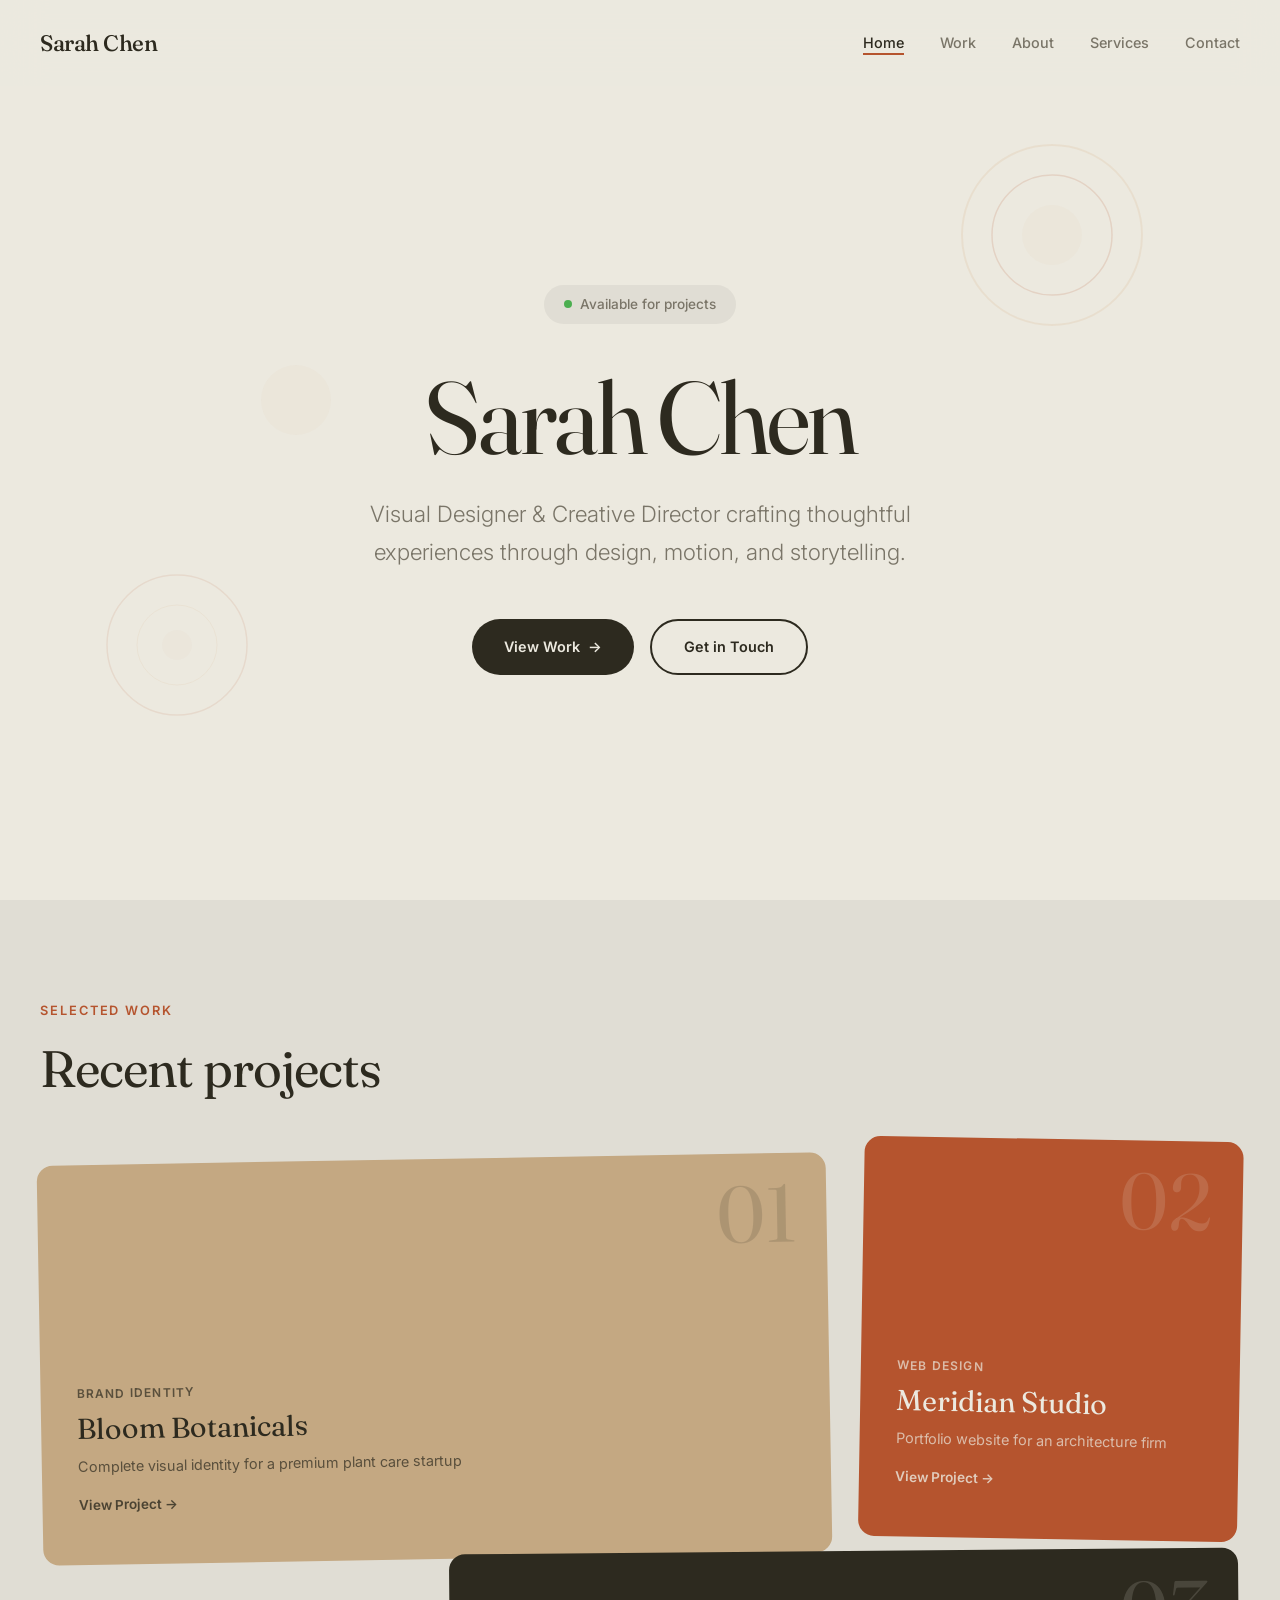
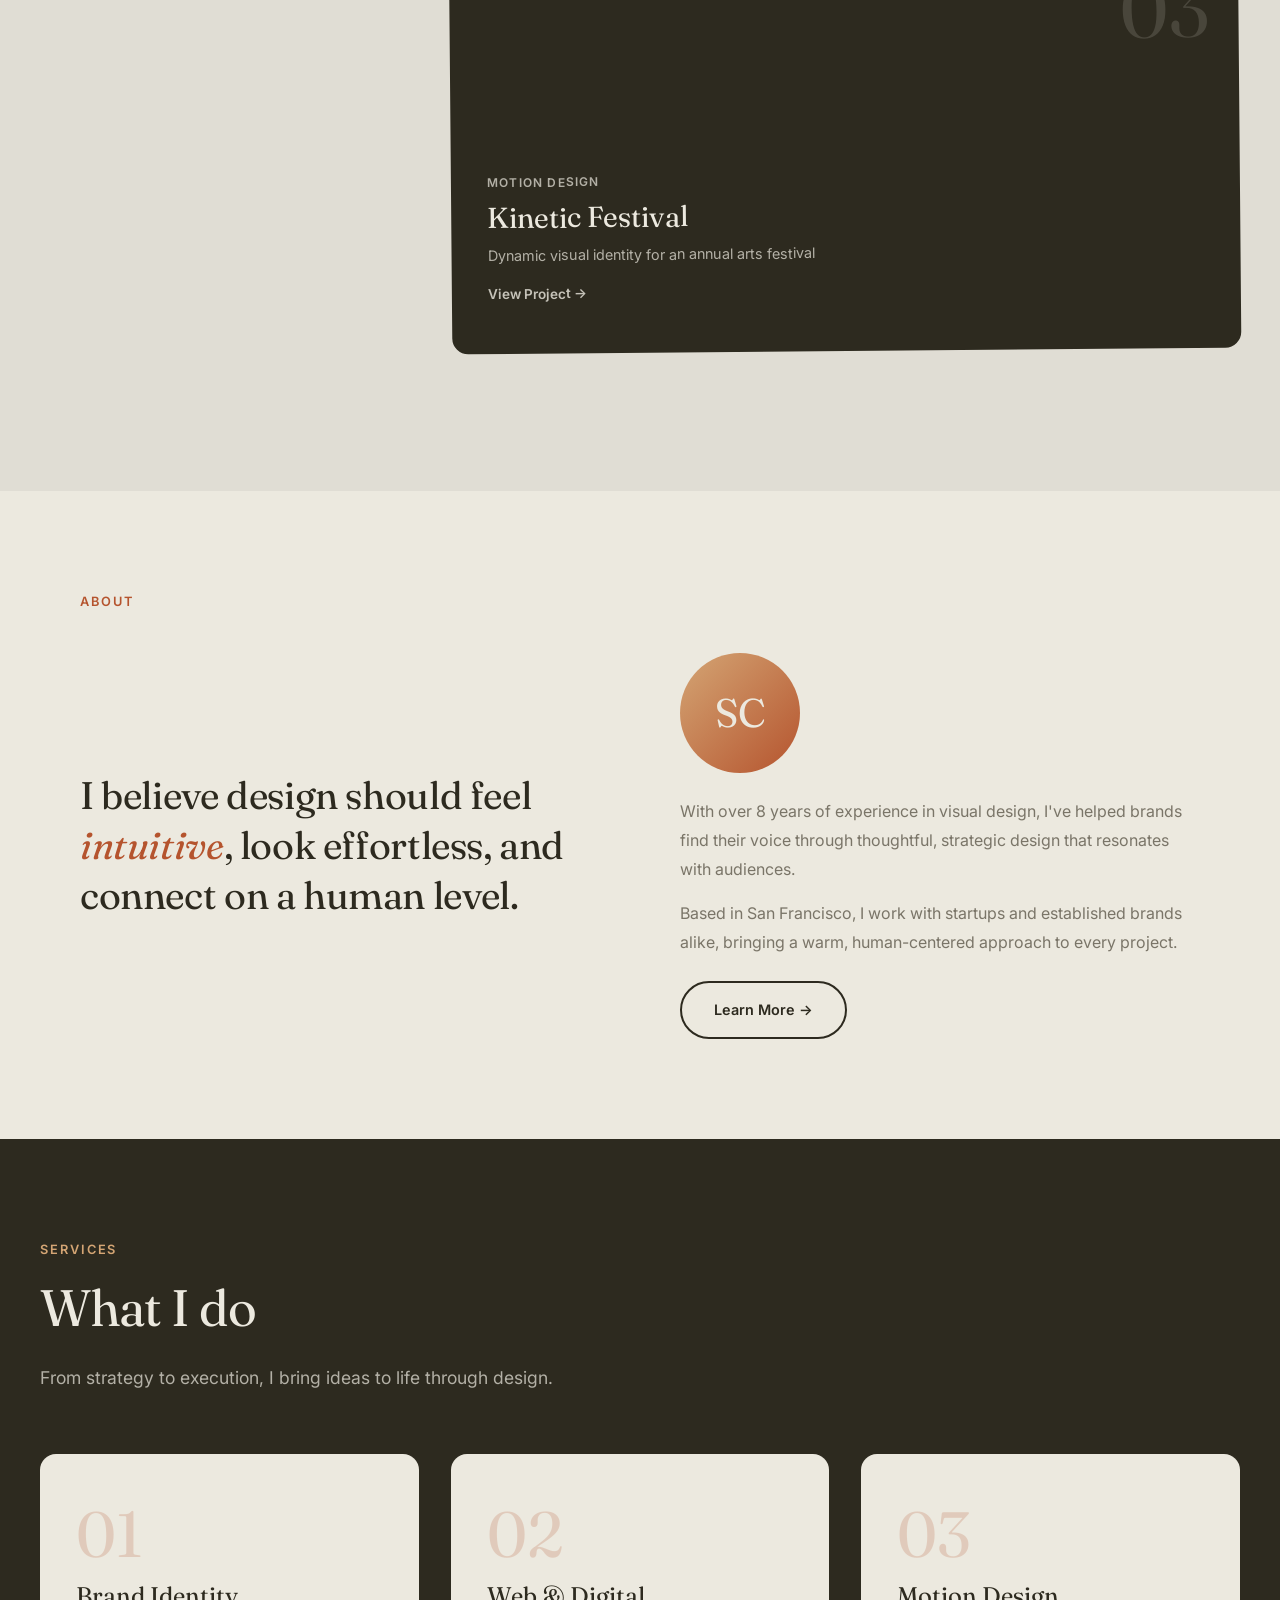
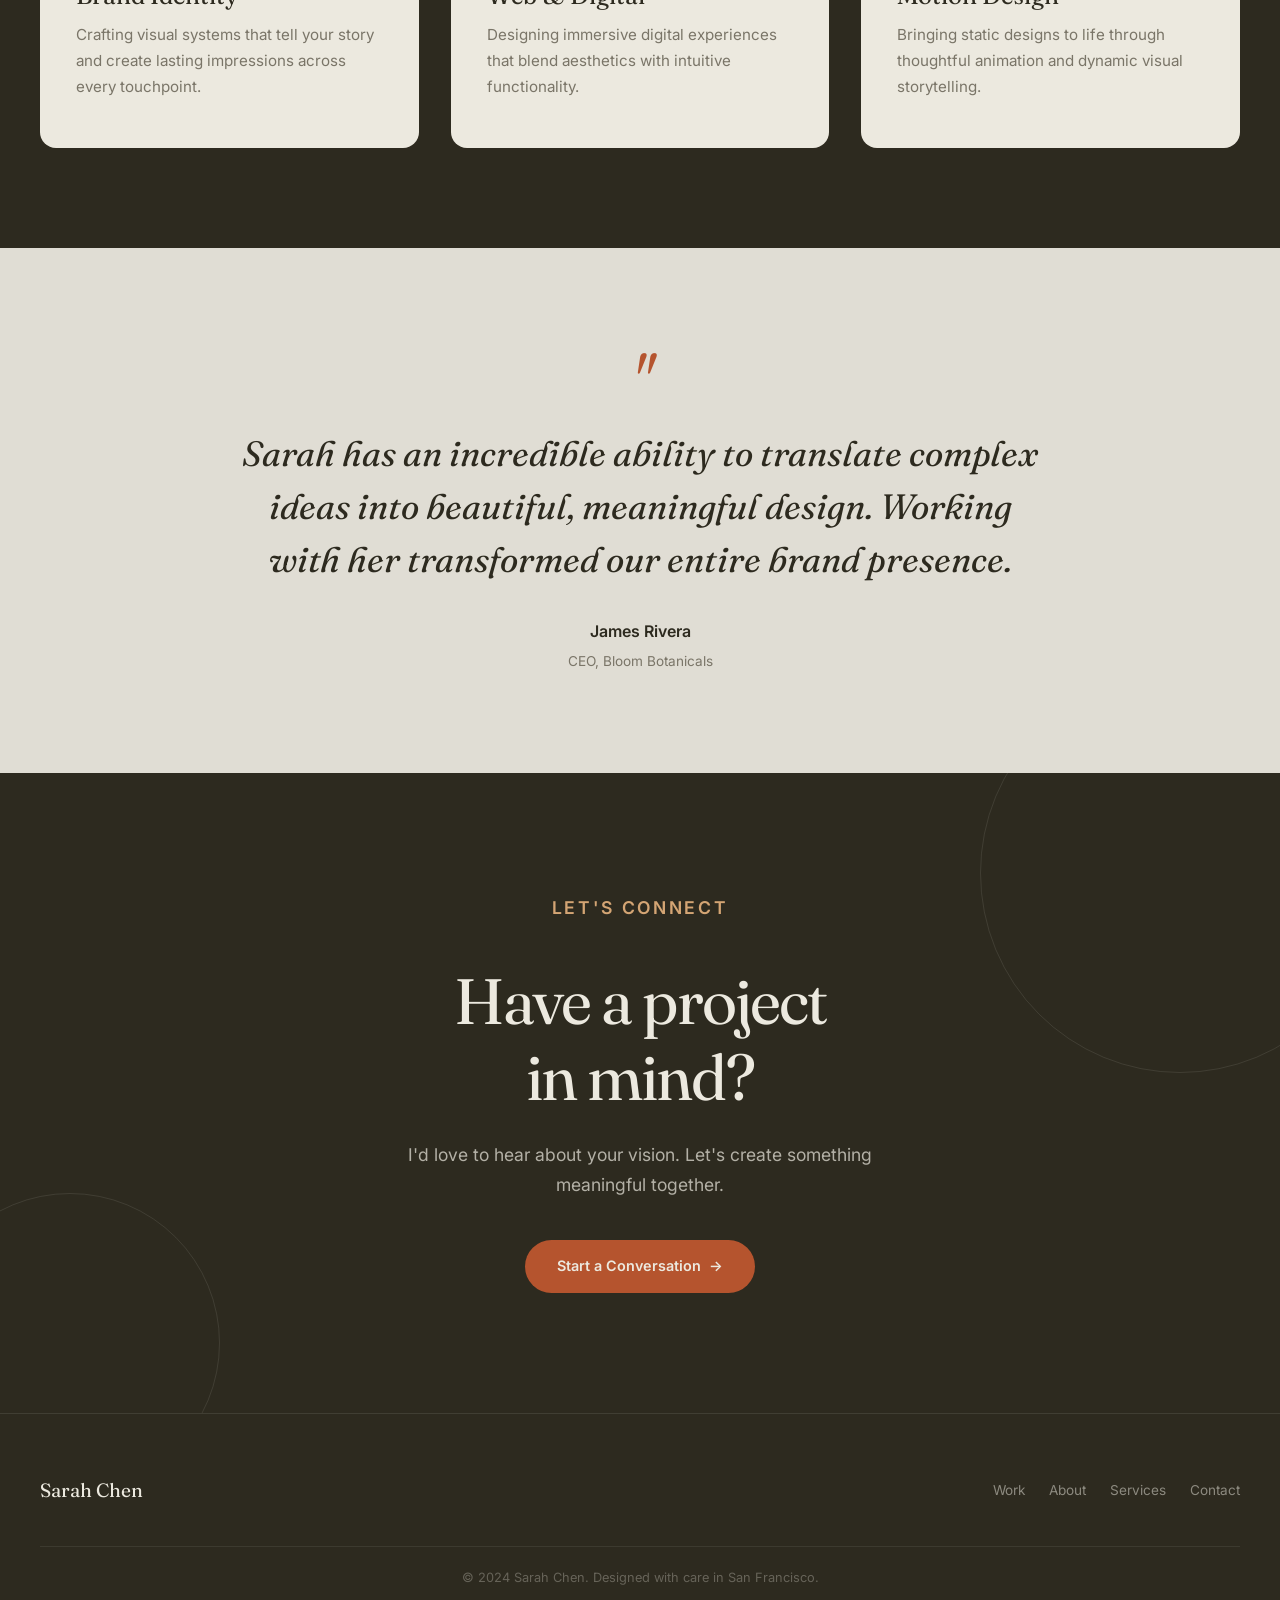
<file: index.html>
<!DOCTYPE html>
<html lang="en">
<head>
  <meta charset="UTF-8">
  <meta name="viewport" content="width=device-width, initial-scale=1.0">
  <title>Sarah Chen — Visual Designer & Creative Director</title>
  <link rel="stylesheet" href="css/style.css">
  <link rel="icon" href="data:image/svg+xml,<svg xmlns='http://www.w3.org/2000/svg' viewBox='0 0 100 100'><text y='.9em' font-size='90'>◆</text></svg>">
</head>
<body>
  <!-- Navigation -->
  <nav class="nav">
    <a href="index.html" class="nav-logo">Sarah Chen</a>
    <ul class="nav-links">
      <li><a href="index.html" class="active">Home</a></li>
      <li><a href="work.html">Work</a></li>
      <li><a href="about.html">About</a></li>
      <li><a href="services.html">Services</a></li>
      <li><a href="contact.html">Contact</a></li>
    </ul>
    <button class="nav-hamburger" aria-label="Menu">
      <span></span>
      <span></span>
      <span></span>
    </button>
  </nav>

  <!-- Mobile Nav -->
  <div class="nav-mobile">
    <a href="index.html">Home</a>
    <a href="work.html">Work</a>
    <a href="about.html">About</a>
    <a href="services.html">Services</a>
    <a href="contact.html">Contact</a>
  </div>

  <!-- Hero -->
  <section class="hero">
    <!-- Decorative SVG Circles -->
    <svg class="hero-deco hero-deco-1" viewBox="0 0 200 200">
      <circle cx="100" cy="100" r="90" fill="none" stroke="#D4A574" stroke-width="2"/>
      <circle cx="100" cy="100" r="60" fill="none" stroke="#B5542E" stroke-width="1.5"/>
      <circle cx="100" cy="100" r="30" fill="#D4A574" opacity="0.3"/>
    </svg>
    <svg class="hero-deco hero-deco-2" viewBox="0 0 150 150">
      <circle cx="75" cy="75" r="70" fill="none" stroke="#B5542E" stroke-width="1.5"/>
      <circle cx="75" cy="75" r="40" fill="none" stroke="#D4A574" stroke-width="1"/>
      <circle cx="75" cy="75" r="15" fill="#B5542E" opacity="0.2"/>
    </svg>
    <svg class="hero-deco hero-deco-3" viewBox="0 0 80 80">
      <circle cx="40" cy="40" r="35" fill="#D4A574" opacity="0.4"/>
    </svg>

    <div class="hero-badge">
      <span class="dot"></span>
      Available for projects
    </div>
    <h1>Sarah Chen</h1>
    <p class="hero-subtitle">Visual Designer & Creative Director crafting thoughtful experiences through design, motion, and storytelling.</p>
    <div class="hero-cta">
      <a href="work.html" class="btn btn-primary">View Work <span class="btn-arrow">→</span></a>
      <a href="contact.html" class="btn btn-secondary">Get in Touch</a>
    </div>
  </section>

  <!-- Selected Work -->
  <section class="section-full bg-alt">
    <div class="section-inner">
      <div class="reveal">
        <p class="section-label">Selected Work</p>
        <h2 class="section-title">Recent projects</h2>
      </div>
      <div class="work-grid reveal">
        <div class="work-card">
          <span class="work-card-number">01</span>
          <p class="work-card-category">Brand Identity</p>
          <h3 class="work-card-title">Bloom Botanicals</h3>
          <p class="work-card-desc">Complete visual identity for a premium plant care startup</p>
          <span class="work-card-link">View Project →</span>
        </div>
        <div class="work-card">
          <span class="work-card-number">02</span>
          <p class="work-card-category">Web Design</p>
          <h3 class="work-card-title">Meridian Studio</h3>
          <p class="work-card-desc">Portfolio website for an architecture firm</p>
          <span class="work-card-link">View Project →</span>
        </div>
        <div class="work-card">
          <span class="work-card-number">03</span>
          <p class="work-card-category">Motion Design</p>
          <h3 class="work-card-title">Kinetic Festival</h3>
          <p class="work-card-desc">Dynamic visual identity for an annual arts festival</p>
          <span class="work-card-link">View Project →</span>
        </div>
      </div>
    </div>
  </section>

  <!-- About Preview -->
  <section class="section">
    <div class="reveal">
      <p class="section-label">About</p>
      <div class="about-preview">
        <h2 class="about-statement">I believe design should feel <em>intuitive</em>, look effortless, and connect on a human level.</h2>
        <div class="about-bio">
          <div class="about-avatar">SC</div>
          <p>With over 8 years of experience in visual design, I've helped brands find their voice through thoughtful, strategic design that resonates with audiences.</p>
          <p>Based in San Francisco, I work with startups and established brands alike, bringing a warm, human-centered approach to every project.</p>
          <a href="about.html" class="btn btn-secondary" style="margin-top: 24px;">Learn More →</a>
        </div>
      </div>
    </div>
  </section>

  <!-- Services -->
  <section class="section-full bg-primary">
    <div class="section-inner">
      <div class="reveal">
        <p class="section-label">Services</p>
        <h2 class="section-title">What I do</h2>
        <p class="section-text">From strategy to execution, I bring ideas to life through design.</p>
      </div>
      <div class="services-grid reveal">
        <div class="service-card">
          <div class="service-number">01</div>
          <h3 class="service-title">Brand Identity</h3>
          <p class="service-desc">Crafting visual systems that tell your story and create lasting impressions across every touchpoint.</p>
        </div>
        <div class="service-card">
          <div class="service-number">02</div>
          <h3 class="service-title">Web & Digital</h3>
          <p class="service-desc">Designing immersive digital experiences that blend aesthetics with intuitive functionality.</p>
        </div>
        <div class="service-card">
          <div class="service-number">03</div>
          <h3 class="service-title">Motion Design</h3>
          <p class="service-desc">Bringing static designs to life through thoughtful animation and dynamic visual storytelling.</p>
        </div>
      </div>
    </div>
  </section>

  <!-- Testimonial -->
  <section class="testimonial">
    <div class="testimonial-inner reveal">
      <p class="testimonial-quote">Sarah has an incredible ability to translate complex ideas into beautiful, meaningful design. Working with her transformed our entire brand presence.</p>
      <p class="testimonial-author">James Rivera</p>
      <p class="testimonial-role">CEO, Bloom Botanicals</p>
    </div>
  </section>

  <!-- Contact CTA -->
  <section class="contact-cta">
    <div class="contact-cta-deco contact-cta-deco-1"></div>
    <div class="contact-cta-deco contact-cta-deco-2"></div>
    <div class="reveal">
      <p class="section-label">Let's Connect</p>
      <h2>Have a project<br>in mind?</h2>
      <p>I'd love to hear about your vision. Let's create something meaningful together.</p>
      <a href="contact.html" class="btn btn-primary">Start a Conversation <span class="btn-arrow">→</span></a>
    </div>
  </section>

  <!-- Footer -->
  <footer class="footer">
    <div class="footer-inner">
      <span class="footer-logo">Sarah Chen</span>
      <ul class="footer-links">
        <li><a href="work.html">Work</a></li>
        <li><a href="about.html">About</a></li>
        <li><a href="services.html">Services</a></li>
        <li><a href="contact.html">Contact</a></li>
      </ul>
    </div>
    <p class="footer-copy">© 2024 Sarah Chen. Designed with care in San Francisco.</p>
  </footer>

  <script src="js/main.js"></script>
</body>
</html>
</file>
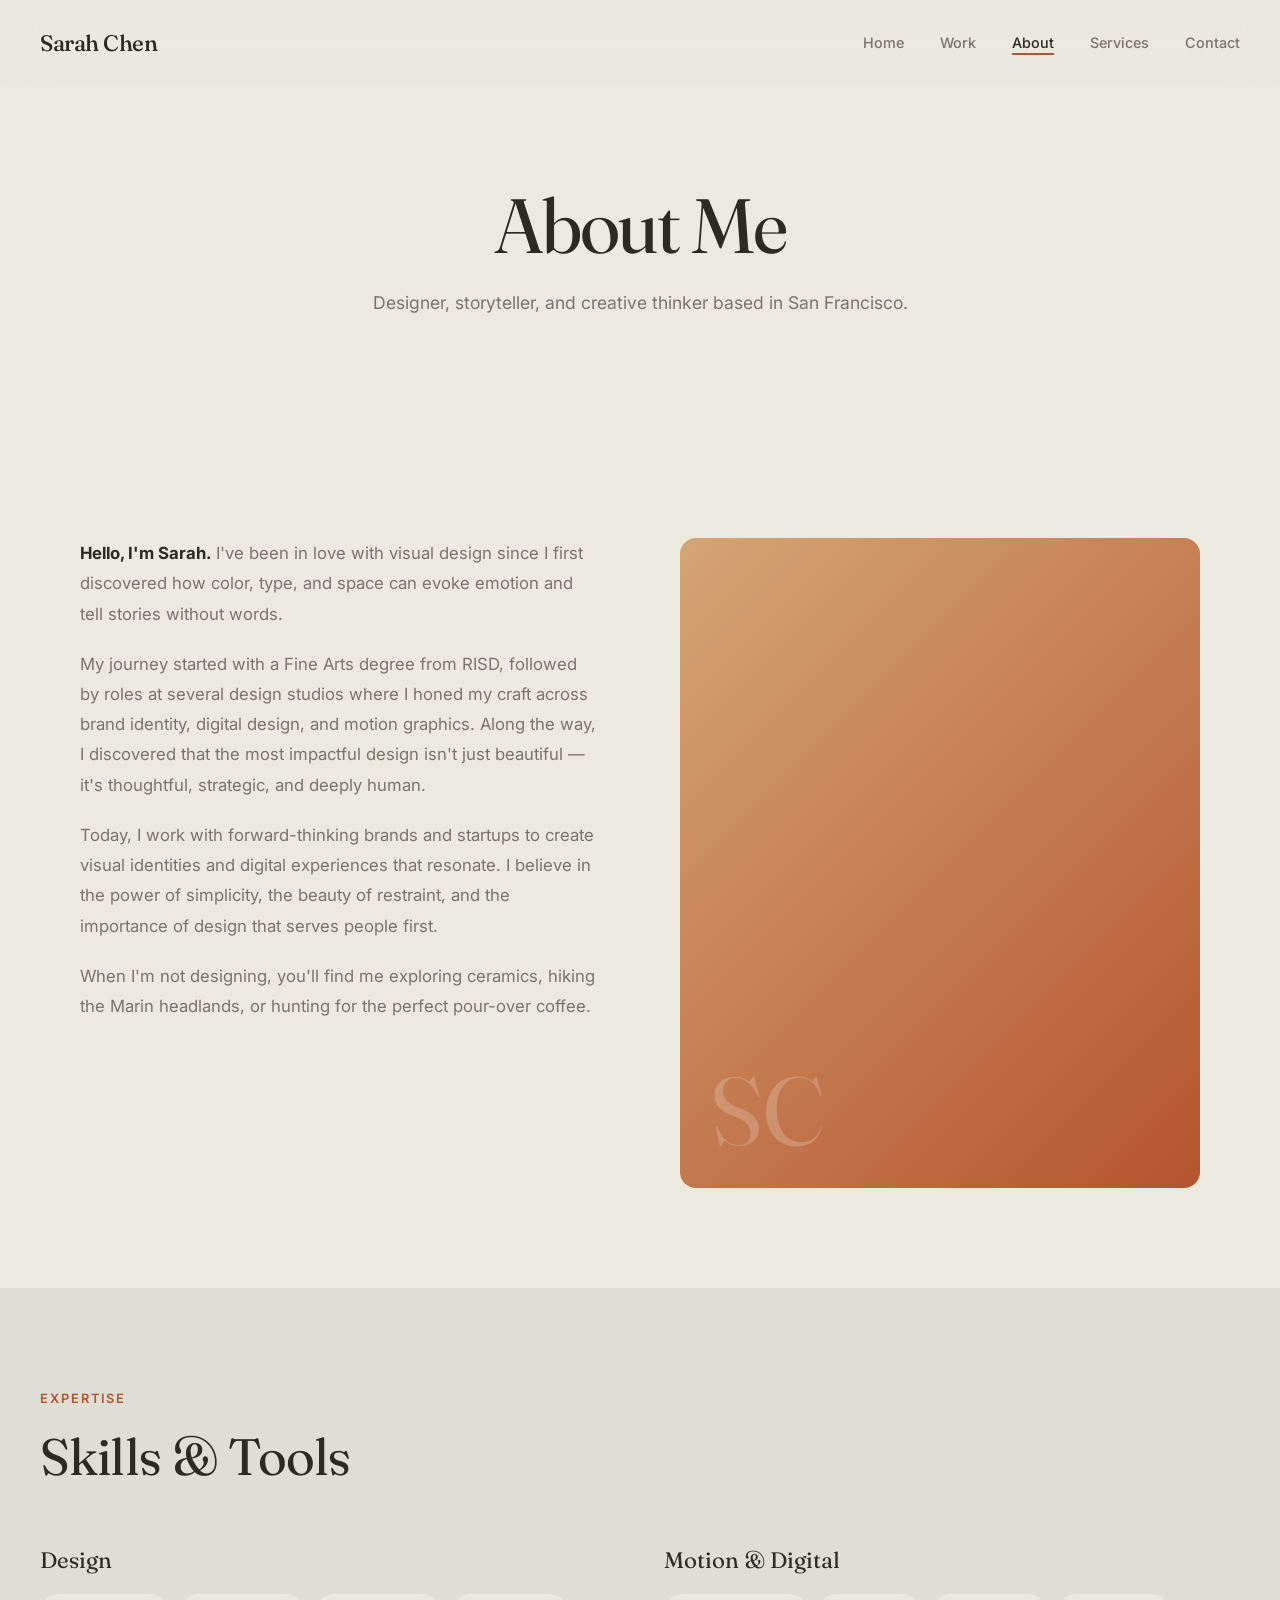
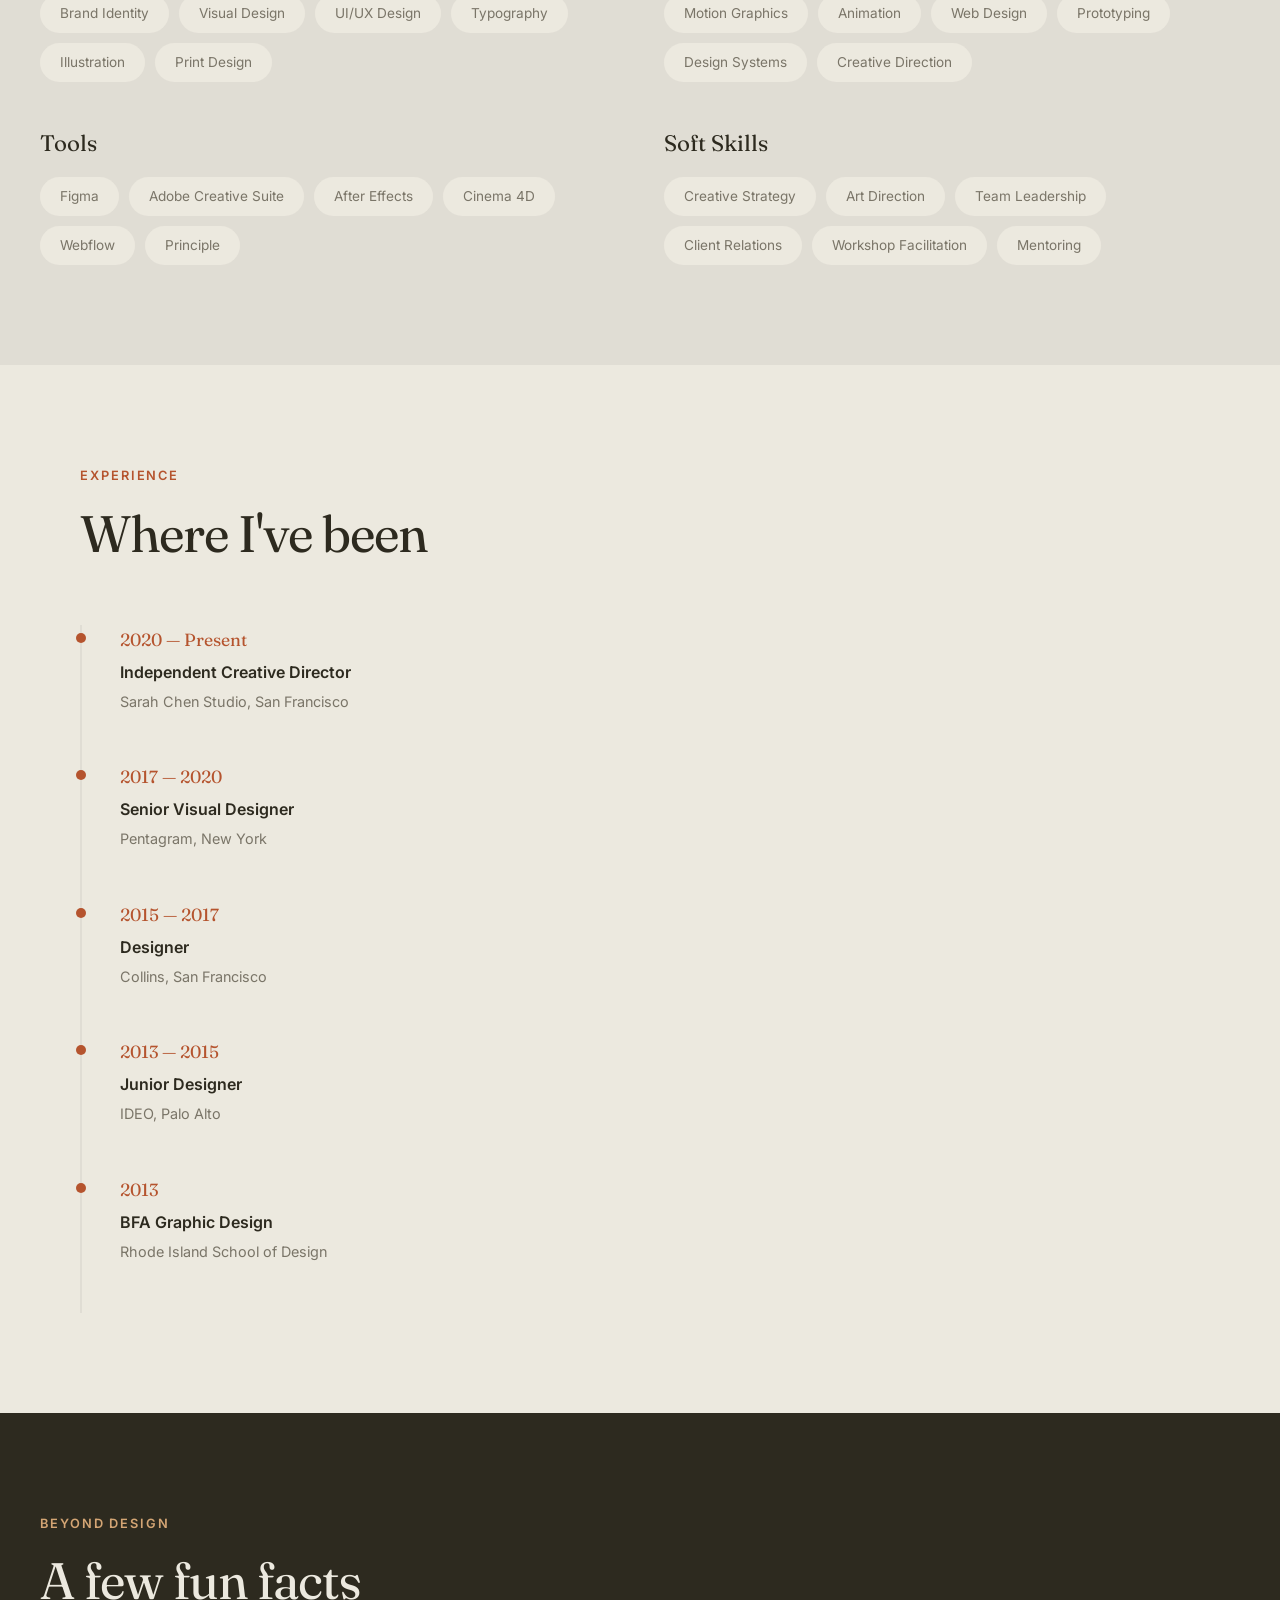
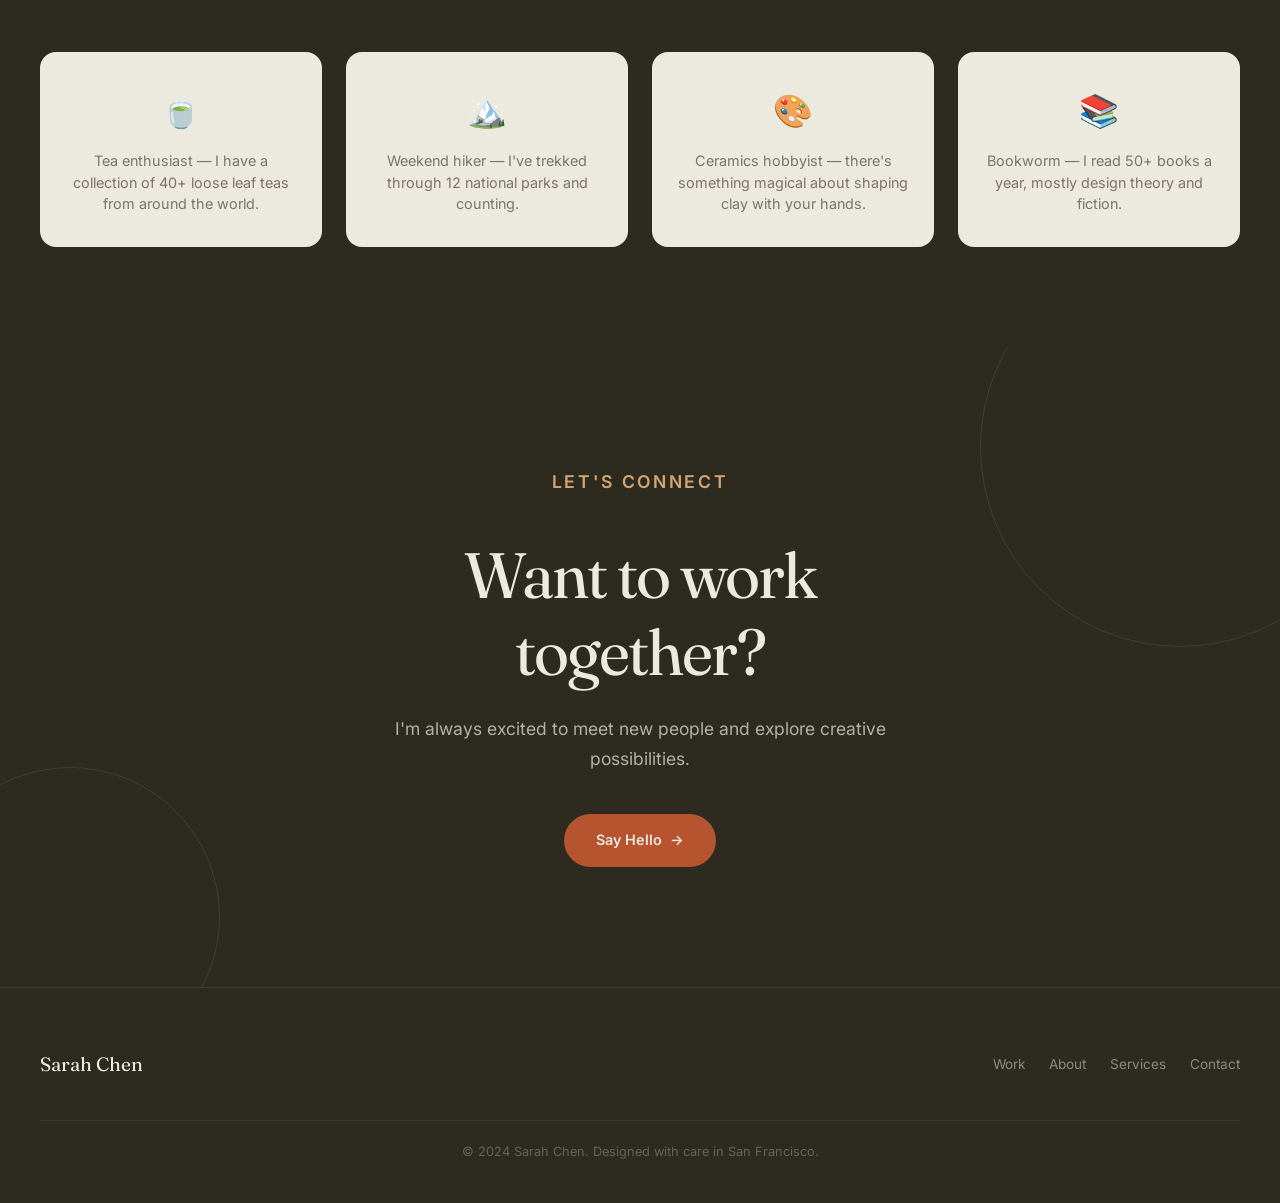
<file: about.html>
<!DOCTYPE html>
<html lang="en">
<head>
  <meta charset="UTF-8">
  <meta name="viewport" content="width=device-width, initial-scale=1.0">
  <title>About — Sarah Chen</title>
  <link rel="stylesheet" href="css/style.css">
  <link rel="icon" href="data:image/svg+xml,<svg xmlns='http://www.w3.org/2000/svg' viewBox='0 0 100 100'><text y='.9em' font-size='90'>◆</text></svg>">
</head>
<body>
  <!-- Navigation -->
  <nav class="nav">
    <a href="index.html" class="nav-logo">Sarah Chen</a>
    <ul class="nav-links">
      <li><a href="index.html">Home</a></li>
      <li><a href="work.html">Work</a></li>
      <li><a href="about.html" class="active">About</a></li>
      <li><a href="services.html">Services</a></li>
      <li><a href="contact.html">Contact</a></li>
    </ul>
    <button class="nav-hamburger" aria-label="Menu">
      <span></span>
      <span></span>
      <span></span>
    </button>
  </nav>

  <div class="nav-mobile">
    <a href="index.html">Home</a>
    <a href="work.html">Work</a>
    <a href="about.html">About</a>
    <a href="services.html">Services</a>
    <a href="contact.html">Contact</a>
  </div>

  <!-- Page Header -->
  <header class="page-header">
    <h1 class="reveal">About Me</h1>
    <p class="reveal">Designer, storyteller, and creative thinker based in San Francisco.</p>
  </header>

  <!-- About Story -->
  <section class="section">
    <div class="about-hero reveal">
      <div class="about-story">
        <p><strong>Hello, I'm Sarah.</strong> I've been in love with visual design since I first discovered how color, type, and space can evoke emotion and tell stories without words.</p>
        <p>My journey started with a Fine Arts degree from RISD, followed by roles at several design studios where I honed my craft across brand identity, digital design, and motion graphics. Along the way, I discovered that the most impactful design isn't just beautiful — it's thoughtful, strategic, and deeply human.</p>
        <p>Today, I work with forward-thinking brands and startups to create visual identities and digital experiences that resonate. I believe in the power of simplicity, the beauty of restraint, and the importance of design that serves people first.</p>
        <p>When I'm not designing, you'll find me exploring ceramics, hiking the Marin headlands, or hunting for the perfect pour-over coffee.</p>
      </div>
      <div class="about-image"></div>
    </div>
  </section>

  <!-- Skills -->
  <section class="section-full bg-alt">
    <div class="section-inner">
      <div class="reveal">
        <p class="section-label">Expertise</p>
        <h2 class="section-title">Skills & Tools</h2>
      </div>
      <div class="skills-grid reveal">
        <div class="skill-group">
          <h3>Design</h3>
          <div class="skill-tags">
            <span class="skill-tag">Brand Identity</span>
            <span class="skill-tag">Visual Design</span>
            <span class="skill-tag">UI/UX Design</span>
            <span class="skill-tag">Typography</span>
            <span class="skill-tag">Illustration</span>
            <span class="skill-tag">Print Design</span>
          </div>
        </div>
        <div class="skill-group">
          <h3>Motion & Digital</h3>
          <div class="skill-tags">
            <span class="skill-tag">Motion Graphics</span>
            <span class="skill-tag">Animation</span>
            <span class="skill-tag">Web Design</span>
            <span class="skill-tag">Prototyping</span>
            <span class="skill-tag">Design Systems</span>
            <span class="skill-tag">Creative Direction</span>
          </div>
        </div>
        <div class="skill-group">
          <h3>Tools</h3>
          <div class="skill-tags">
            <span class="skill-tag">Figma</span>
            <span class="skill-tag">Adobe Creative Suite</span>
            <span class="skill-tag">After Effects</span>
            <span class="skill-tag">Cinema 4D</span>
            <span class="skill-tag">Webflow</span>
            <span class="skill-tag">Principle</span>
          </div>
        </div>
        <div class="skill-group">
          <h3>Soft Skills</h3>
          <div class="skill-tags">
            <span class="skill-tag">Creative Strategy</span>
            <span class="skill-tag">Art Direction</span>
            <span class="skill-tag">Team Leadership</span>
            <span class="skill-tag">Client Relations</span>
            <span class="skill-tag">Workshop Facilitation</span>
            <span class="skill-tag">Mentoring</span>
          </div>
        </div>
      </div>
    </div>
  </section>

  <!-- Experience Timeline -->
  <section class="section">
    <div class="reveal">
      <p class="section-label">Experience</p>
      <h2 class="section-title">Where I've been</h2>
    </div>
    <div class="timeline reveal">
      <div class="timeline-item">
        <p class="timeline-year">2020 — Present</p>
        <p class="timeline-role">Independent Creative Director</p>
        <p class="timeline-company">Sarah Chen Studio, San Francisco</p>
      </div>
      <div class="timeline-item">
        <p class="timeline-year">2017 — 2020</p>
        <p class="timeline-role">Senior Visual Designer</p>
        <p class="timeline-company">Pentagram, New York</p>
      </div>
      <div class="timeline-item">
        <p class="timeline-year">2015 — 2017</p>
        <p class="timeline-role">Designer</p>
        <p class="timeline-company">Collins, San Francisco</p>
      </div>
      <div class="timeline-item">
        <p class="timeline-year">2013 — 2015</p>
        <p class="timeline-role">Junior Designer</p>
        <p class="timeline-company">IDEO, Palo Alto</p>
      </div>
      <div class="timeline-item">
        <p class="timeline-year">2013</p>
        <p class="timeline-role">BFA Graphic Design</p>
        <p class="timeline-company">Rhode Island School of Design</p>
      </div>
    </div>
  </section>

  <!-- Fun Facts -->
  <section class="section-full bg-primary">
    <div class="section-inner">
      <div class="reveal">
        <p class="section-label">Beyond Design</p>
        <h2 class="section-title">A few fun facts</h2>
      </div>
      <div class="fun-facts reveal">
        <div class="fun-fact">
          <div class="fun-fact-emoji">🍵</div>
          <p class="fun-fact-text">Tea enthusiast — I have a collection of 40+ loose leaf teas from around the world.</p>
        </div>
        <div class="fun-fact">
          <div class="fun-fact-emoji">🏔️</div>
          <p class="fun-fact-text">Weekend hiker — I've trekked through 12 national parks and counting.</p>
        </div>
        <div class="fun-fact">
          <div class="fun-fact-emoji">🎨</div>
          <p class="fun-fact-text">Ceramics hobbyist — there's something magical about shaping clay with your hands.</p>
        </div>
        <div class="fun-fact">
          <div class="fun-fact-emoji">📚</div>
          <p class="fun-fact-text">Bookworm — I read 50+ books a year, mostly design theory and fiction.</p>
        </div>
      </div>
    </div>
  </section>

  <!-- Contact CTA -->
  <section class="contact-cta">
    <div class="contact-cta-deco contact-cta-deco-1"></div>
    <div class="contact-cta-deco contact-cta-deco-2"></div>
    <div class="reveal">
      <p class="section-label">Let's Connect</p>
      <h2>Want to work<br>together?</h2>
      <p>I'm always excited to meet new people and explore creative possibilities.</p>
      <a href="contact.html" class="btn btn-primary">Say Hello <span class="btn-arrow">→</span></a>
    </div>
  </section>

  <!-- Footer -->
  <footer class="footer">
    <div class="footer-inner">
      <span class="footer-logo">Sarah Chen</span>
      <ul class="footer-links">
        <li><a href="work.html">Work</a></li>
        <li><a href="about.html">About</a></li>
        <li><a href="services.html">Services</a></li>
        <li><a href="contact.html">Contact</a></li>
      </ul>
    </div>
    <p class="footer-copy">© 2024 Sarah Chen. Designed with care in San Francisco.</p>
  </footer>

  <script src="js/main.js"></script>
</body>
</html>
</file>
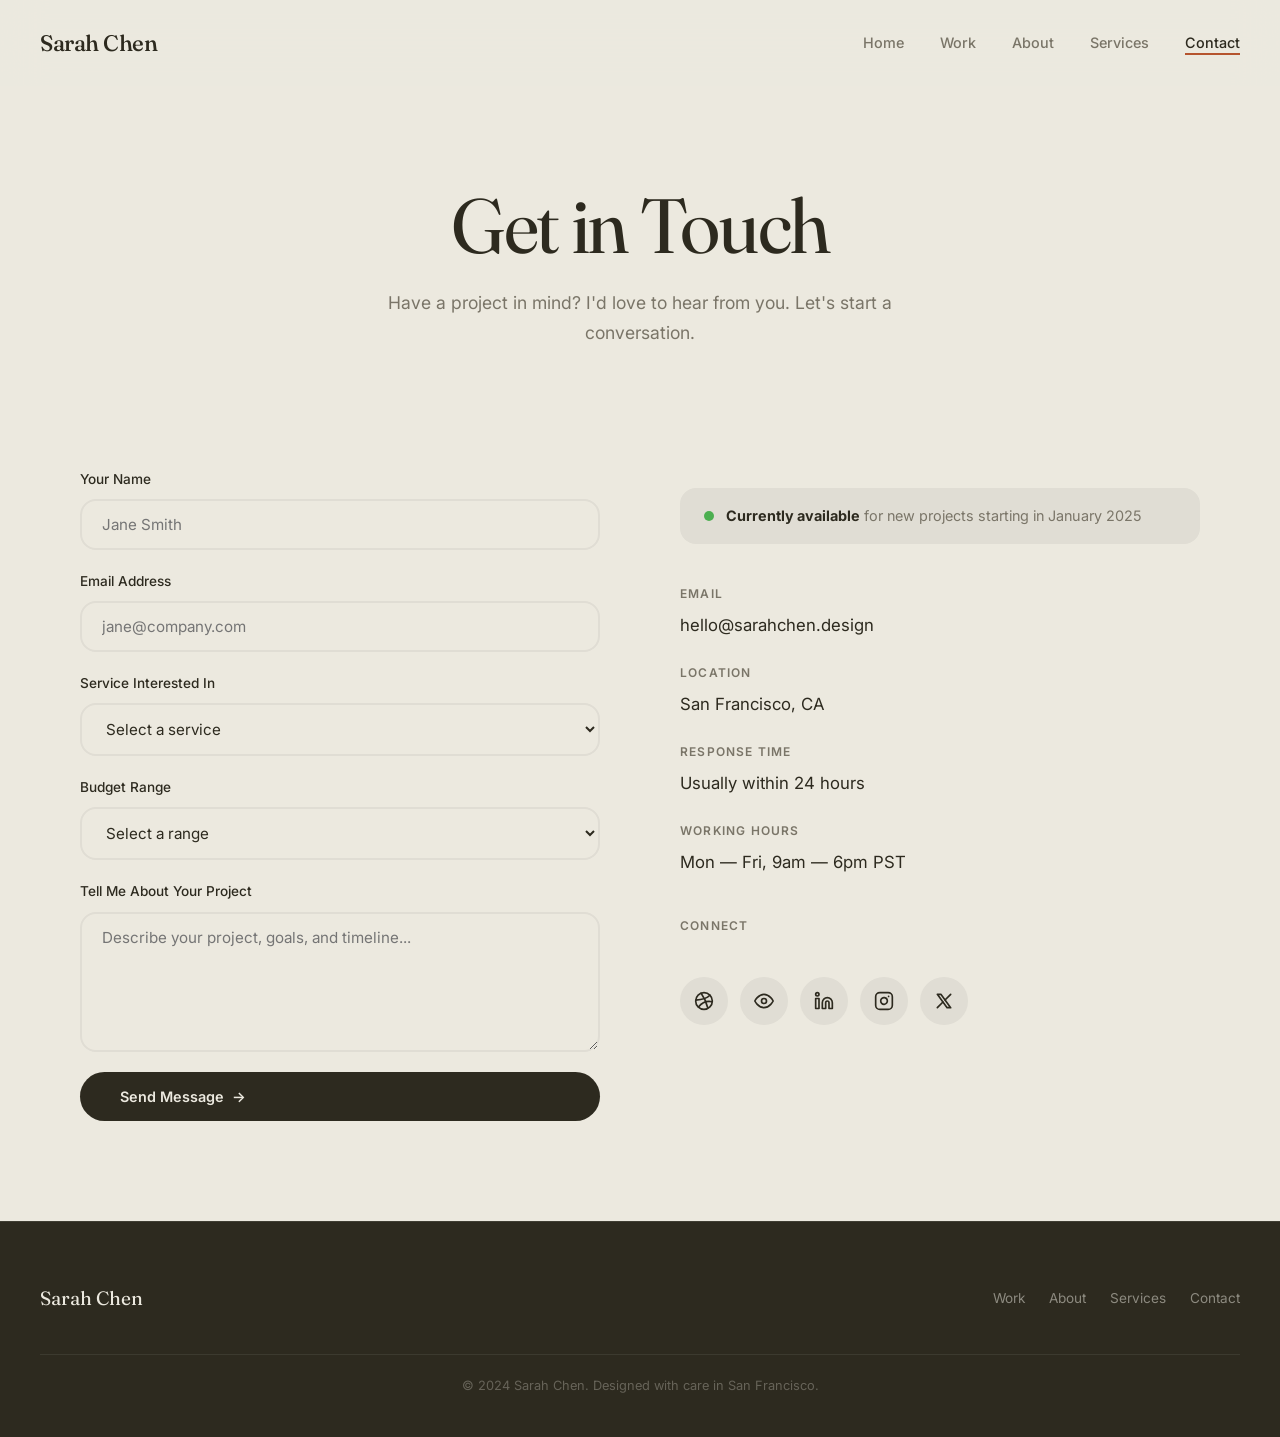
<file: contact.html>
<!DOCTYPE html>
<html lang="en">
<head>
  <meta charset="UTF-8">
  <meta name="viewport" content="width=device-width, initial-scale=1.0">
  <title>Contact — Sarah Chen</title>
  <link rel="stylesheet" href="css/style.css">
  <link rel="icon" href="data:image/svg+xml,<svg xmlns='http://www.w3.org/2000/svg' viewBox='0 0 100 100'><text y='.9em' font-size='90'>◆</text></svg>">
</head>
<body>
  <!-- Navigation -->
  <nav class="nav">
    <a href="index.html" class="nav-logo">Sarah Chen</a>
    <ul class="nav-links">
      <li><a href="index.html">Home</a></li>
      <li><a href="work.html">Work</a></li>
      <li><a href="about.html">About</a></li>
      <li><a href="services.html">Services</a></li>
      <li><a href="contact.html" class="active">Contact</a></li>
    </ul>
    <button class="nav-hamburger" aria-label="Menu">
      <span></span>
      <span></span>
      <span></span>
    </button>
  </nav>

  <div class="nav-mobile">
    <a href="index.html">Home</a>
    <a href="work.html">Work</a>
    <a href="about.html">About</a>
    <a href="services.html">Services</a>
    <a href="contact.html">Contact</a>
  </div>

  <!-- Page Header -->
  <header class="page-header">
    <h1 class="reveal">Get in Touch</h1>
    <p class="reveal">Have a project in mind? I'd love to hear from you. Let's start a conversation.</p>
  </header>

  <!-- Contact Content -->
  <section class="section" style="padding-top: 0;">
    <div class="contact-grid">
      <!-- Form -->
      <form class="contact-form reveal" id="contactForm">
        <div class="form-group">
          <label for="name">Your Name</label>
          <input type="text" id="name" name="name" placeholder="Jane Smith" required>
        </div>
        <div class="form-group">
          <label for="email">Email Address</label>
          <input type="email" id="email" name="email" placeholder="jane@company.com" required>
        </div>
        <div class="form-group">
          <label for="service">Service Interested In</label>
          <select id="service" name="service">
            <option value="">Select a service</option>
            <option value="brand">Brand Identity</option>
            <option value="web">Web & Digital Design</option>
            <option value="motion">Motion Design</option>
            <option value="other">Other / Not Sure</option>
          </select>
        </div>
        <div class="form-group">
          <label for="budget">Budget Range</label>
          <select id="budget" name="budget">
            <option value="">Select a range</option>
            <option value="5-10k">$5,000 — $10,000</option>
            <option value="10-20k">$10,000 — $20,000</option>
            <option value="20-50k">$20,000 — $50,000</option>
            <option value="50k+">$50,000+</option>
          </select>
        </div>
        <div class="form-group">
          <label for="message">Tell Me About Your Project</label>
          <textarea id="message" name="message" placeholder="Describe your project, goals, and timeline..." required></textarea>
        </div>
        <button type="submit" class="btn btn-primary form-submit">Send Message <span class="btn-arrow">→</span></button>
      </form>

      <!-- Info -->
      <div class="contact-info reveal">
        <div class="availability">
          <span class="availability-dot"></span>
          <p class="availability-text"><strong>Currently available</strong> for new projects starting in January 2025</p>
        </div>

        <div class="contact-detail">
          <p class="contact-detail-label">Email</p>
          <p class="contact-detail-value"><a href="mailto:hello@sarahchen.design">hello@sarahchen.design</a></p>
        </div>

        <div class="contact-detail">
          <p class="contact-detail-label">Location</p>
          <p class="contact-detail-value">San Francisco, CA</p>
        </div>

        <div class="contact-detail">
          <p class="contact-detail-label">Response Time</p>
          <p class="contact-detail-value">Usually within 24 hours</p>
        </div>

        <div class="contact-detail">
          <p class="contact-detail-label">Working Hours</p>
          <p class="contact-detail-value">Mon — Fri, 9am — 6pm PST</p>
        </div>

        <div class="contact-detail" style="margin-top: 40px;">
          <p class="contact-detail-label">Connect</p>
        </div>
        <div class="social-links">
          <a href="#" class="social-link" aria-label="Dribbble">
            <svg width="20" height="20" viewBox="0 0 24 24" fill="none" stroke="currentColor" stroke-width="2" stroke-linecap="round" stroke-linejoin="round"><circle cx="12" cy="12" r="10"/><path d="M19.13 5.09C15.22 9.14 10 10.44 2.25 10.94"/><path d="M21.75 12.84c-6.62-1.41-12.14 1-16.38 6.32"/><path d="M8.56 2.75c4.37 6 6 9.42 8 17.72"/></svg>
          </a>
          <a href="#" class="social-link" aria-label="Behance">
            <svg width="20" height="20" viewBox="0 0 24 24" fill="none" stroke="currentColor" stroke-width="2" stroke-linecap="round" stroke-linejoin="round"><path d="M1 12s4-8 11-8 11 8 11 8-4 8-11 8-11-8-11-8z"/><circle cx="12" cy="12" r="3"/></svg>
          </a>
          <a href="#" class="social-link" aria-label="LinkedIn">
            <svg width="20" height="20" viewBox="0 0 24 24" fill="none" stroke="currentColor" stroke-width="2" stroke-linecap="round" stroke-linejoin="round"><path d="M16 8a6 6 0 0 1 6 6v7h-4v-7a2 2 0 0 0-2-2 2 2 0 0 0-2 2v7h-4v-7a6 6 0 0 1 6-6z"/><rect x="2" y="9" width="4" height="12"/><circle cx="4" cy="4" r="2"/></svg>
          </a>
          <a href="#" class="social-link" aria-label="Instagram">
            <svg width="20" height="20" viewBox="0 0 24 24" fill="none" stroke="currentColor" stroke-width="2" stroke-linecap="round" stroke-linejoin="round"><rect x="2" y="2" width="20" height="20" rx="5" ry="5"/><path d="M16 11.37A4 4 0 1 1 12.63 8 4 4 0 0 1 16 11.37z"/><line x1="17.5" y1="6.5" x2="17.51" y2="6.5"/></svg>
          </a>
          <a href="#" class="social-link" aria-label="Twitter">
            <svg width="20" height="20" viewBox="0 0 24 24" fill="none" stroke="currentColor" stroke-width="2" stroke-linecap="round" stroke-linejoin="round"><path d="M4 4l11.733 16h4.267l-11.733 -16h-4.267z"/><path d="M4 20l6.768 -6.768m2.46 -2.46l6.772 -6.772"/></svg>
          </a>
        </div>
      </div>
    </div>
  </section>

  <!-- Footer -->
  <footer class="footer">
    <div class="footer-inner">
      <span class="footer-logo">Sarah Chen</span>
      <ul class="footer-links">
        <li><a href="work.html">Work</a></li>
        <li><a href="about.html">About</a></li>
        <li><a href="services.html">Services</a></li>
        <li><a href="contact.html">Contact</a></li>
      </ul>
    </div>
    <p class="footer-copy">© 2024 Sarah Chen. Designed with care in San Francisco.</p>
  </footer>

  <script src="js/main.js"></script>
</body>
</html>
</file>
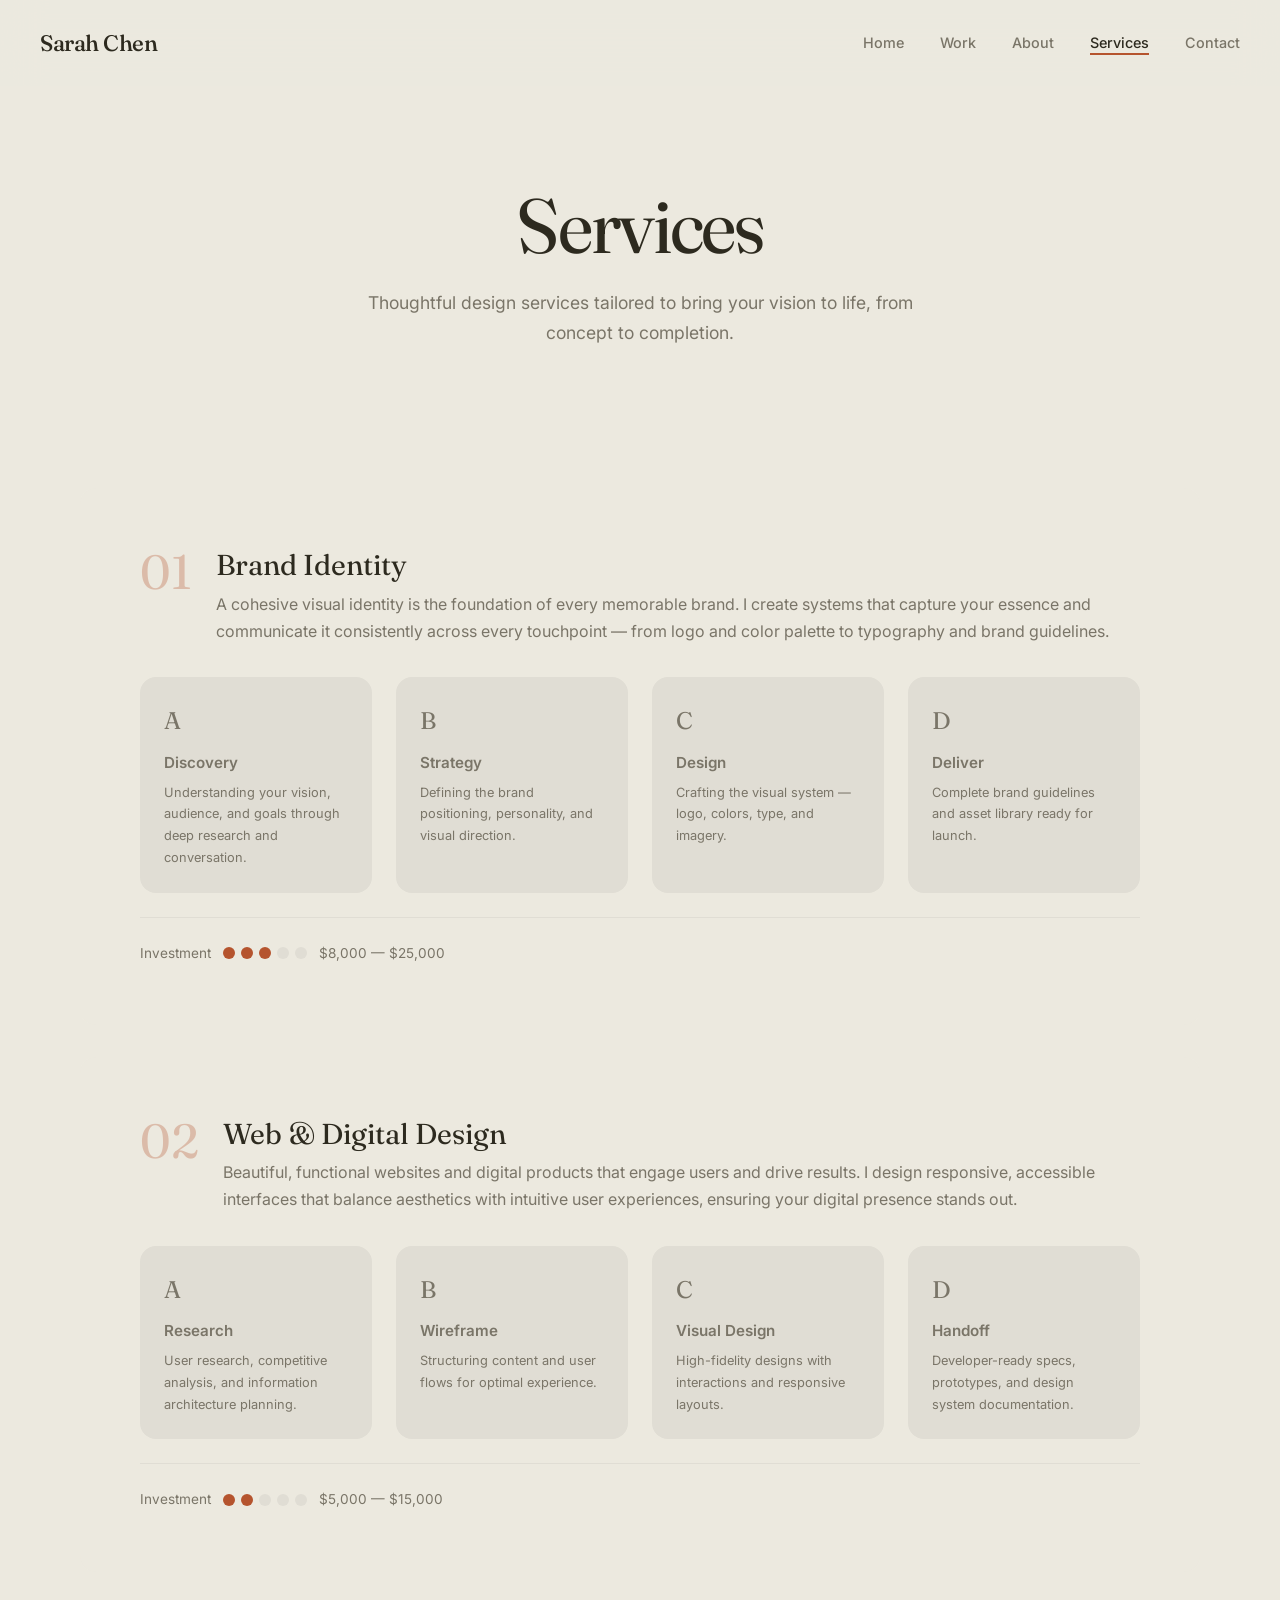
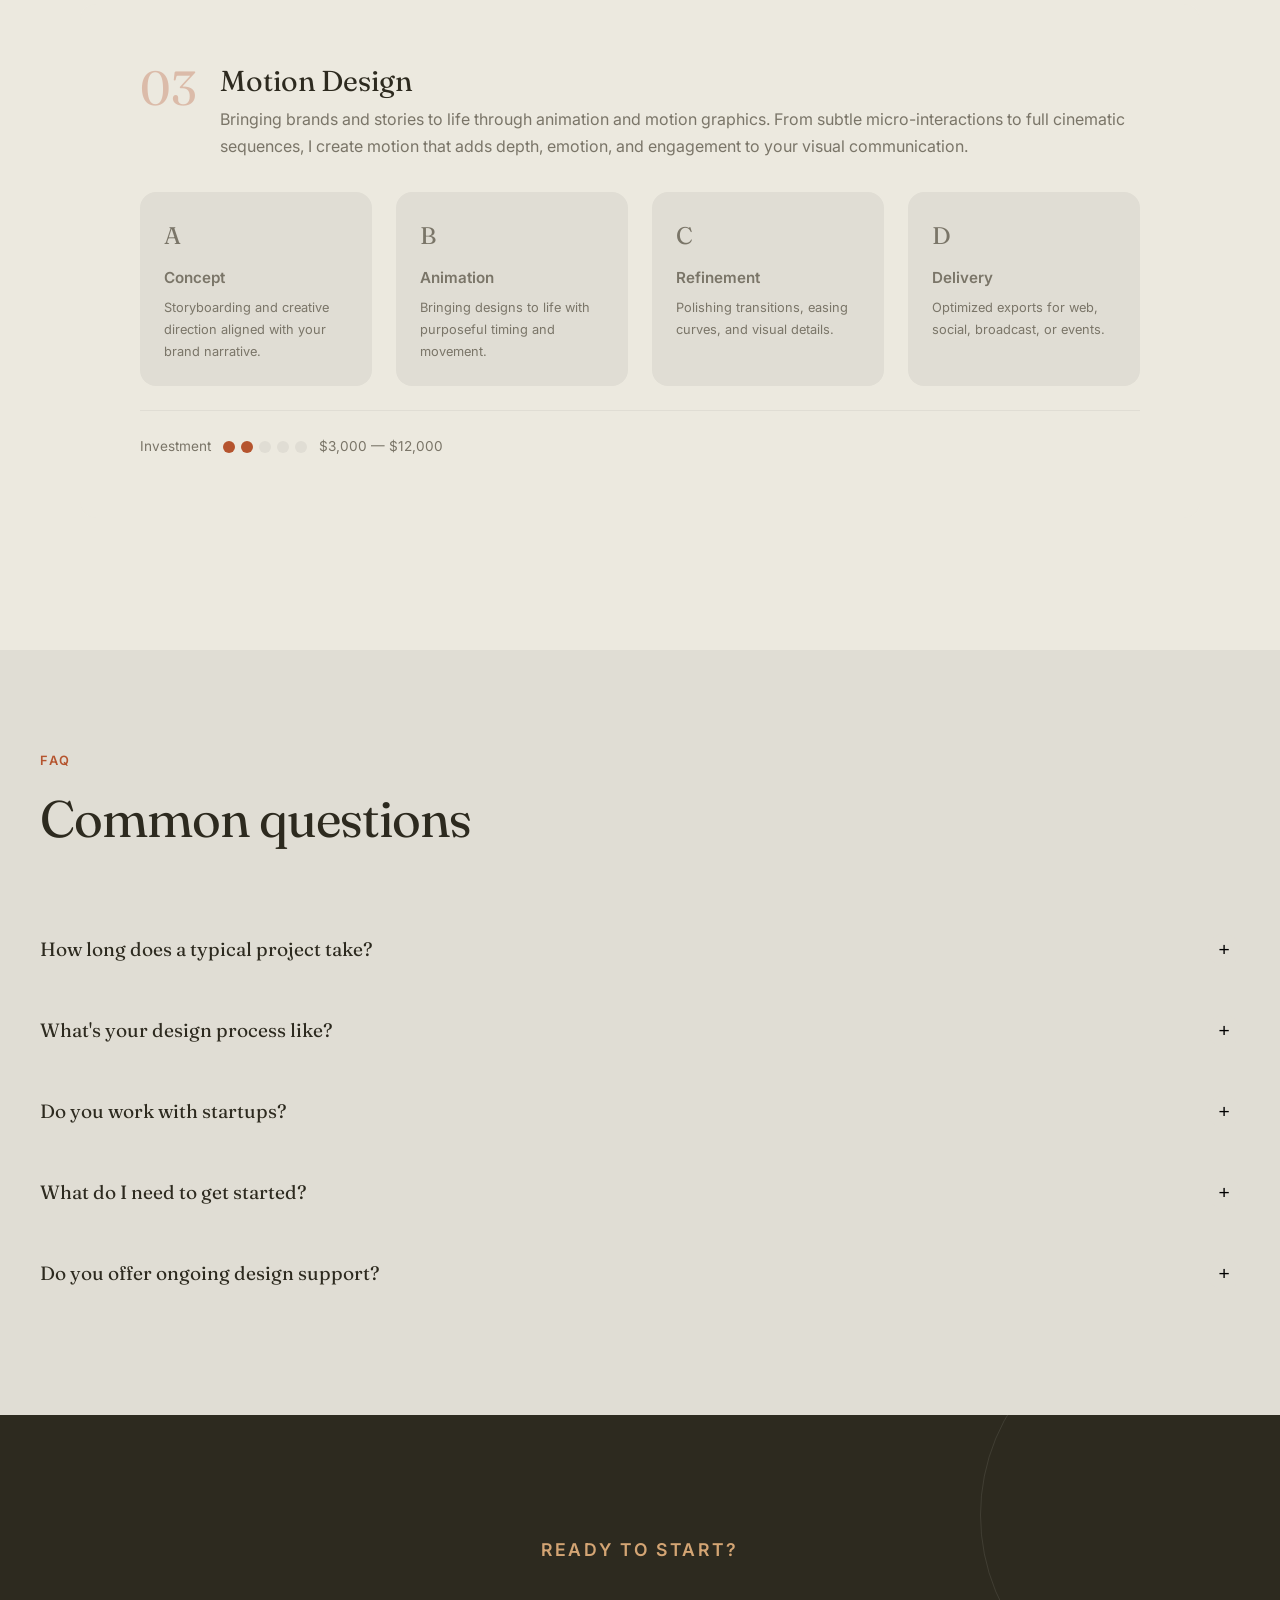
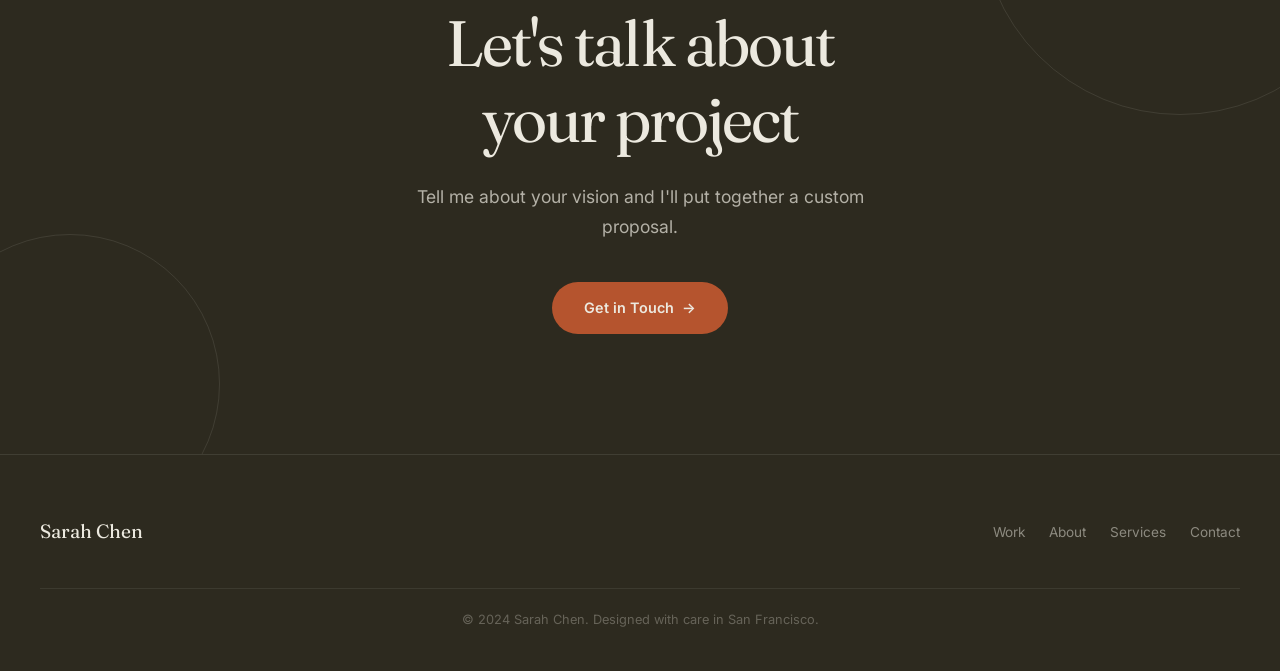
<file: services.html>
<!DOCTYPE html>
<html lang="en">
<head>
  <meta charset="UTF-8">
  <meta name="viewport" content="width=device-width, initial-scale=1.0">
  <title>Services — Sarah Chen</title>
  <link rel="stylesheet" href="css/style.css">
  <link rel="icon" href="data:image/svg+xml,<svg xmlns='http://www.w3.org/2000/svg' viewBox='0 0 100 100'><text y='.9em' font-size='90'>◆</text></svg>">
</head>
<body>
  <!-- Navigation -->
  <nav class="nav">
    <a href="index.html" class="nav-logo">Sarah Chen</a>
    <ul class="nav-links">
      <li><a href="index.html">Home</a></li>
      <li><a href="work.html">Work</a></li>
      <li><a href="about.html">About</a></li>
      <li><a href="services.html" class="active">Services</a></li>
      <li><a href="contact.html">Contact</a></li>
    </ul>
    <button class="nav-hamburger" aria-label="Menu">
      <span></span>
      <span></span>
      <span></span>
    </button>
  </nav>

  <div class="nav-mobile">
    <a href="index.html">Home</a>
    <a href="work.html">Work</a>
    <a href="about.html">About</a>
    <a href="services.html">Services</a>
    <a href="contact.html">Contact</a>
  </div>

  <!-- Page Header -->
  <header class="page-header">
    <h1 class="reveal">Services</h1>
    <p class="reveal">Thoughtful design services tailored to bring your vision to life, from concept to completion.</p>
  </header>

  <!-- Services Detail -->
  <section class="section" style="padding-top: 0;">
    <div class="services-detail">
      <!-- Service 1: Brand Identity -->
      <div class="service-detail reveal">
        <div class="service-detail-header">
          <span class="service-detail-number">01</span>
          <div>
            <h3>Brand Identity</h3>
            <p>A cohesive visual identity is the foundation of every memorable brand. I create systems that capture your essence and communicate it consistently across every touchpoint — from logo and color palette to typography and brand guidelines.</p>
          </div>
        </div>
        <div class="process-steps">
          <div class="process-step">
            <p class="step-num">A</p>
            <p class="step-label">Discovery</p>
            <p class="step-desc">Understanding your vision, audience, and goals through deep research and conversation.</p>
          </div>
          <div class="process-step">
            <p class="step-num">B</p>
            <p class="step-label">Strategy</p>
            <p class="step-desc">Defining the brand positioning, personality, and visual direction.</p>
          </div>
          <div class="process-step">
            <p class="step-num">C</p>
            <p class="step-label">Design</p>
            <p class="step-desc">Crafting the visual system — logo, colors, type, and imagery.</p>
          </div>
          <div class="process-step">
            <p class="step-num">D</p>
            <p class="step-label">Deliver</p>
            <p class="step-desc">Complete brand guidelines and asset library ready for launch.</p>
          </div>
        </div>
        <div class="pricing-indicator">
          <span class="pricing-label">Investment</span>
          <div class="pricing-dots">
            <span class="pricing-dot filled"></span>
            <span class="pricing-dot filled"></span>
            <span class="pricing-dot filled"></span>
            <span class="pricing-dot"></span>
            <span class="pricing-dot"></span>
          </div>
          <span class="pricing-label">$8,000 — $25,000</span>
        </div>
      </div>

      <!-- Service 2: Web & Digital -->
      <div class="service-detail reveal">
        <div class="service-detail-header">
          <span class="service-detail-number">02</span>
          <div>
            <h3>Web & Digital Design</h3>
            <p>Beautiful, functional websites and digital products that engage users and drive results. I design responsive, accessible interfaces that balance aesthetics with intuitive user experiences, ensuring your digital presence stands out.</p>
          </div>
        </div>
        <div class="process-steps">
          <div class="process-step">
            <p class="step-num">A</p>
            <p class="step-label">Research</p>
            <p class="step-desc">User research, competitive analysis, and information architecture planning.</p>
          </div>
          <div class="process-step">
            <p class="step-num">B</p>
            <p class="step-label">Wireframe</p>
            <p class="step-desc">Structuring content and user flows for optimal experience.</p>
          </div>
          <div class="process-step">
            <p class="step-num">C</p>
            <p class="step-label">Visual Design</p>
            <p class="step-desc">High-fidelity designs with interactions and responsive layouts.</p>
          </div>
          <div class="process-step">
            <p class="step-num">D</p>
            <p class="step-label">Handoff</p>
            <p class="step-desc">Developer-ready specs, prototypes, and design system documentation.</p>
          </div>
        </div>
        <div class="pricing-indicator">
          <span class="pricing-label">Investment</span>
          <div class="pricing-dots">
            <span class="pricing-dot filled"></span>
            <span class="pricing-dot filled"></span>
            <span class="pricing-dot"></span>
            <span class="pricing-dot"></span>
            <span class="pricing-dot"></span>
          </div>
          <span class="pricing-label">$5,000 — $15,000</span>
        </div>
      </div>

      <!-- Service 3: Motion Design -->
      <div class="service-detail reveal">
        <div class="service-detail-header">
          <span class="service-detail-number">03</span>
          <div>
            <h3>Motion Design</h3>
            <p>Bringing brands and stories to life through animation and motion graphics. From subtle micro-interactions to full cinematic sequences, I create motion that adds depth, emotion, and engagement to your visual communication.</p>
          </div>
        </div>
        <div class="process-steps">
          <div class="process-step">
            <p class="step-num">A</p>
            <p class="step-label">Concept</p>
            <p class="step-desc">Storyboarding and creative direction aligned with your brand narrative.</p>
          </div>
          <div class="process-step">
            <p class="step-num">B</p>
            <p class="step-label">Animation</p>
            <p class="step-desc">Bringing designs to life with purposeful timing and movement.</p>
          </div>
          <div class="process-step">
            <p class="step-num">C</p>
            <p class="step-label">Refinement</p>
            <p class="step-desc">Polishing transitions, easing curves, and visual details.</p>
          </div>
          <div class="process-step">
            <p class="step-num">D</p>
            <p class="step-label">Delivery</p>
            <p class="step-desc">Optimized exports for web, social, broadcast, or events.</p>
          </div>
        </div>
        <div class="pricing-indicator">
          <span class="pricing-label">Investment</span>
          <div class="pricing-dots">
            <span class="pricing-dot filled"></span>
            <span class="pricing-dot filled"></span>
            <span class="pricing-dot"></span>
            <span class="pricing-dot"></span>
            <span class="pricing-dot"></span>
          </div>
          <span class="pricing-label">$3,000 — $12,000</span>
        </div>
      </div>
    </div>
  </section>

  <!-- FAQ -->
  <section class="section-full bg-alt">
    <div class="section-inner">
      <div class="reveal">
        <p class="section-label">FAQ</p>
        <h2 class="section-title">Common questions</h2>
      </div>
      <div class="faq-list reveal">
        <div class="faq-item">
          <div class="faq-question">
            <h3>How long does a typical project take?</h3>
            <button class="faq-toggle">+</button>
          </div>
          <div class="faq-answer">
            <p>Timelines vary based on scope. Brand identity projects typically take 6-12 weeks, web design 4-8 weeks, and motion design 2-6 weeks. I'll provide a detailed timeline during our initial consultation.</p>
          </div>
        </div>
        <div class="faq-item">
          <div class="faq-question">
            <h3>What's your design process like?</h3>
            <button class="faq-toggle">+</button>
          </div>
          <div class="faq-answer">
            <p>Every project starts with discovery — understanding your goals, audience, and vision. From there, I move through strategy, concept development, design, and refinement. You'll be involved at every stage with regular check-ins and presentations.</p>
          </div>
        </div>
        <div class="faq-item">
          <div class="faq-question">
            <h3>Do you work with startups?</h3>
            <button class="faq-toggle">+</button>
          </div>
          <div class="faq-answer">
            <p>Absolutely! I love working with startups and emerging brands. I offer flexible engagement models and can scale the scope to fit your budget and stage of growth.</p>
          </div>
        </div>
        <div class="faq-item">
          <div class="faq-question">
            <h3>What do I need to get started?</h3>
            <button class="faq-toggle">+</button>
          </div>
          <div class="faq-answer">
            <p>A clear brief is helpful but not required. Even if you only have a rough idea, I can help shape it into a concrete project scope. Just reach out and we'll figure it out together.</p>
          </div>
        </div>
        <div class="faq-item">
          <div class="faq-question">
            <h3>Do you offer ongoing design support?</h3>
            <button class="faq-toggle">+</button>
          </div>
          <div class="faq-answer">
            <p>Yes! After an initial project, I offer monthly retainer packages for ongoing design support. This is great for brands that need consistent creative output without hiring a full-time designer.</p>
          </div>
        </div>
      </div>
    </div>
  </section>

  <!-- Contact CTA -->
  <section class="contact-cta">
    <div class="contact-cta-deco contact-cta-deco-1"></div>
    <div class="contact-cta-deco contact-cta-deco-2"></div>
    <div class="reveal">
      <p class="section-label">Ready to Start?</p>
      <h2>Let's talk about<br>your project</h2>
      <p>Tell me about your vision and I'll put together a custom proposal.</p>
      <a href="contact.html" class="btn btn-primary">Get in Touch <span class="btn-arrow">→</span></a>
    </div>
  </section>

  <!-- Footer -->
  <footer class="footer">
    <div class="footer-inner">
      <span class="footer-logo">Sarah Chen</span>
      <ul class="footer-links">
        <li><a href="work.html">Work</a></li>
        <li><a href="about.html">About</a></li>
        <li><a href="services.html">Services</a></li>
        <li><a href="contact.html">Contact</a></li>
      </ul>
    </div>
    <p class="footer-copy">© 2024 Sarah Chen. Designed with care in San Francisco.</p>
  </footer>

  <script src="js/main.js"></script>
</body>
</html>
</file>
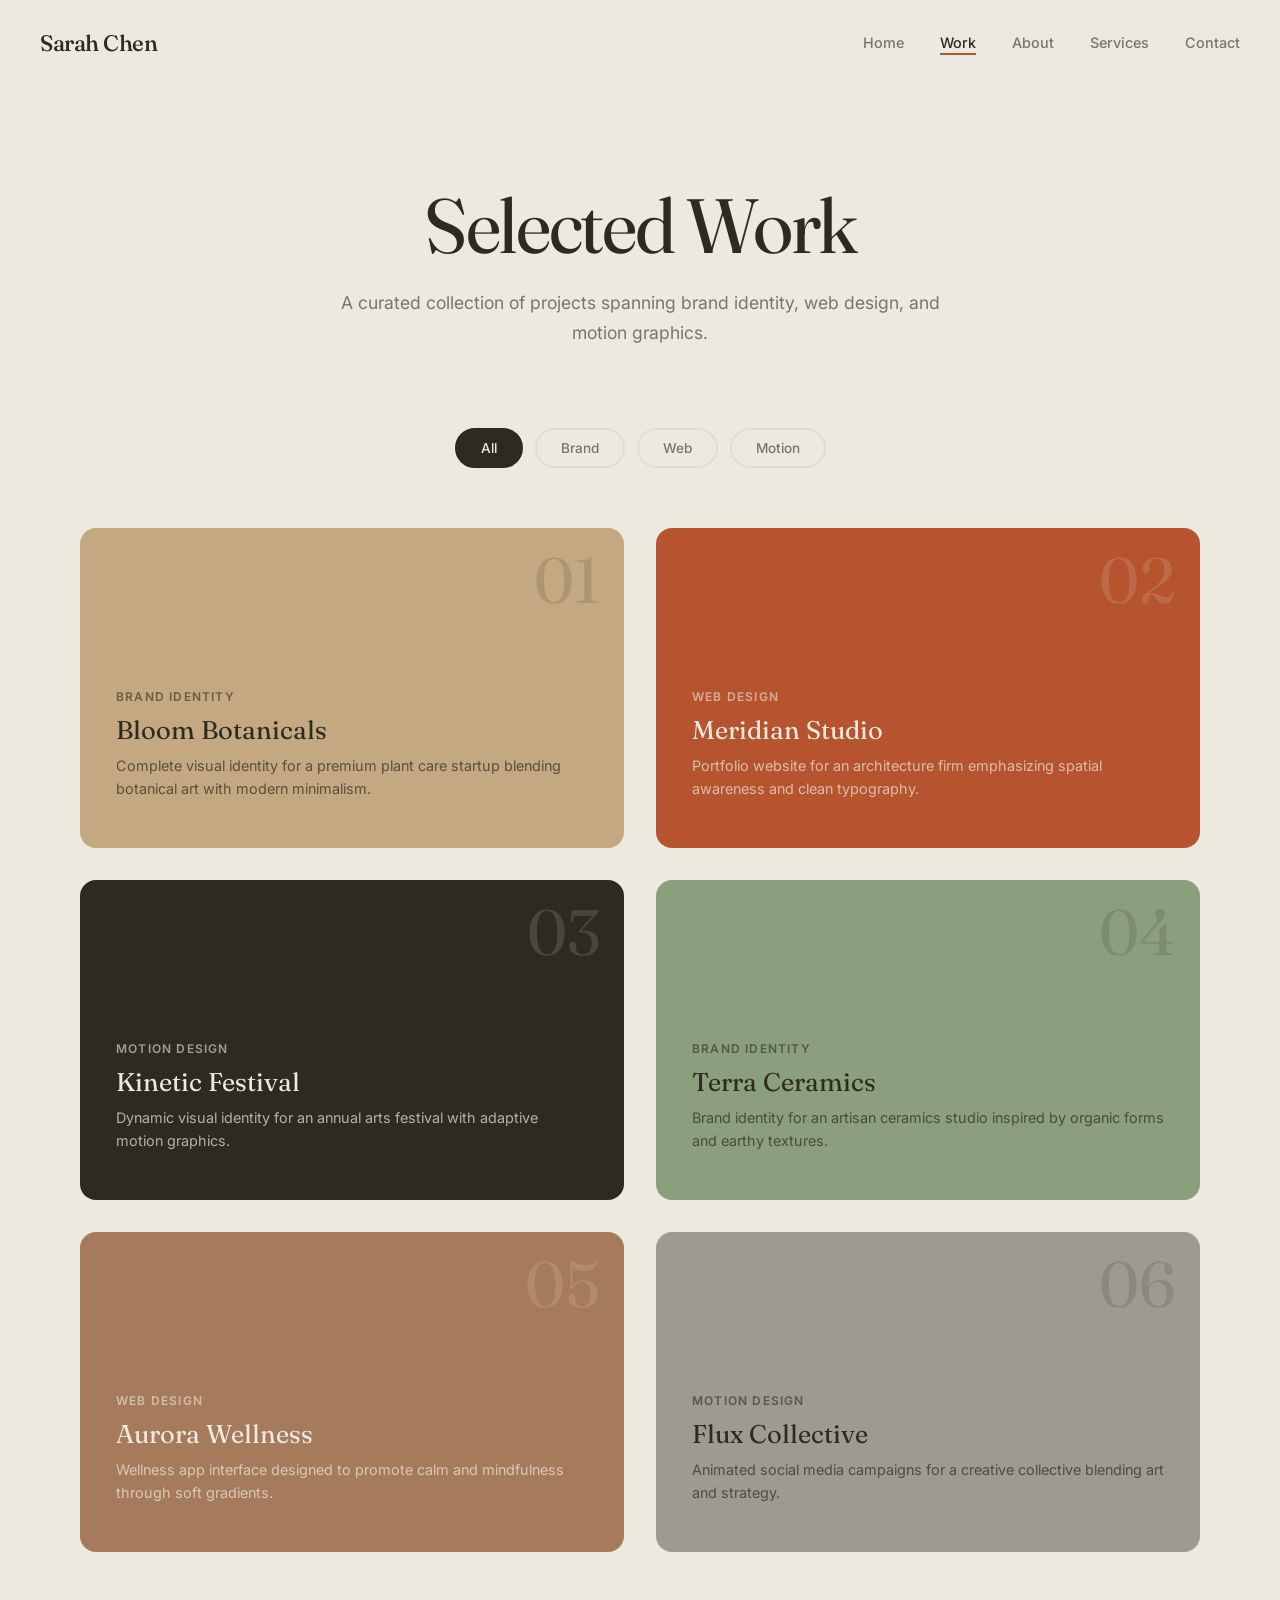
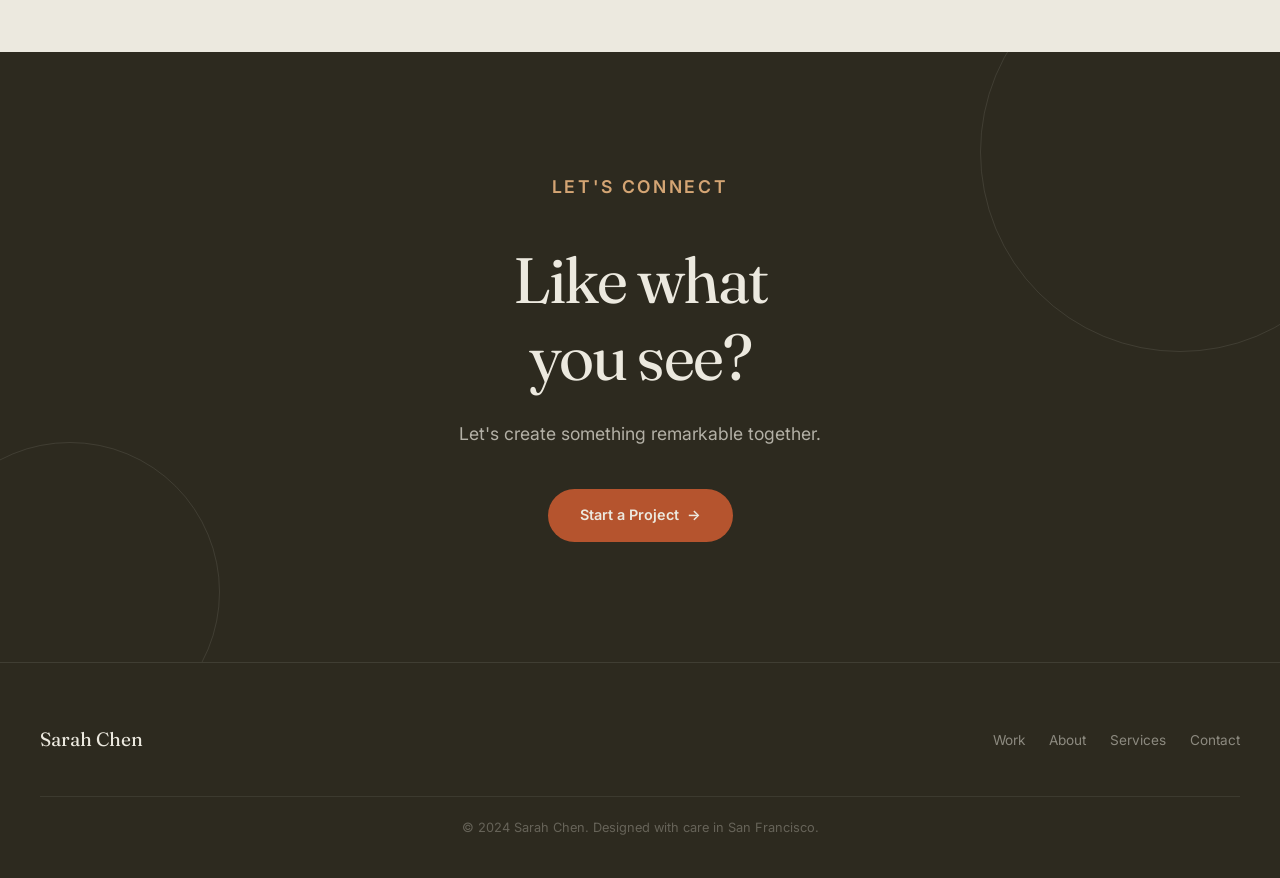
<file: work.html>
<!DOCTYPE html>
<html lang="en">
<head>
  <meta charset="UTF-8">
  <meta name="viewport" content="width=device-width, initial-scale=1.0">
  <title>Work — Sarah Chen</title>
  <link rel="stylesheet" href="css/style.css">
  <link rel="icon" href="data:image/svg+xml,<svg xmlns='http://www.w3.org/2000/svg' viewBox='0 0 100 100'><text y='.9em' font-size='90'>◆</text></svg>">
</head>
<body>
  <!-- Navigation -->
  <nav class="nav">
    <a href="index.html" class="nav-logo">Sarah Chen</a>
    <ul class="nav-links">
      <li><a href="index.html">Home</a></li>
      <li><a href="work.html" class="active">Work</a></li>
      <li><a href="about.html">About</a></li>
      <li><a href="services.html">Services</a></li>
      <li><a href="contact.html">Contact</a></li>
    </ul>
    <button class="nav-hamburger" aria-label="Menu">
      <span></span>
      <span></span>
      <span></span>
    </button>
  </nav>

  <div class="nav-mobile">
    <a href="index.html">Home</a>
    <a href="work.html">Work</a>
    <a href="about.html">About</a>
    <a href="services.html">Services</a>
    <a href="contact.html">Contact</a>
  </div>

  <!-- Page Header -->
  <header class="page-header">
    <h1 class="reveal">Selected Work</h1>
    <p class="reveal">A curated collection of projects spanning brand identity, web design, and motion graphics.</p>
  </header>

  <!-- Filters & Projects -->
  <section class="section" style="padding-top: 0;">
    <div class="work-filters reveal">
      <button class="filter-btn active" data-filter="all">All</button>
      <button class="filter-btn" data-filter="brand">Brand</button>
      <button class="filter-btn" data-filter="web">Web</button>
      <button class="filter-btn" data-filter="motion">Motion</button>
    </div>

    <div class="projects-grid">
      <div class="project-card reveal" data-category="brand" data-color="sand" data-project="bloom">
        <span class="project-card-number">01</span>
        <p class="project-card-cat">Brand Identity</p>
        <h3 class="project-card-title">Bloom Botanicals</h3>
        <p class="project-card-desc">Complete visual identity for a premium plant care startup blending botanical art with modern minimalism.</p>
      </div>

      <div class="project-card reveal" data-category="web" data-color="terracotta" data-project="meridian">
        <span class="project-card-number">02</span>
        <p class="project-card-cat">Web Design</p>
        <h3 class="project-card-title">Meridian Studio</h3>
        <p class="project-card-desc">Portfolio website for an architecture firm emphasizing spatial awareness and clean typography.</p>
      </div>

      <div class="project-card reveal" data-category="motion" data-color="earth" data-project="kinetic">
        <span class="project-card-number">03</span>
        <p class="project-card-cat">Motion Design</p>
        <h3 class="project-card-title">Kinetic Festival</h3>
        <p class="project-card-desc">Dynamic visual identity for an annual arts festival with adaptive motion graphics.</p>
      </div>

      <div class="project-card reveal" data-category="brand" data-color="sage" data-project="terra">
        <span class="project-card-number">04</span>
        <p class="project-card-cat">Brand Identity</p>
        <h3 class="project-card-title">Terra Ceramics</h3>
        <p class="project-card-desc">Brand identity for an artisan ceramics studio inspired by organic forms and earthy textures.</p>
      </div>

      <div class="project-card reveal" data-category="web" data-color="clay" data-project="aurora">
        <span class="project-card-number">05</span>
        <p class="project-card-cat">Web Design</p>
        <h3 class="project-card-title">Aurora Wellness</h3>
        <p class="project-card-desc">Wellness app interface designed to promote calm and mindfulness through soft gradients.</p>
      </div>

      <div class="project-card reveal" data-category="motion" data-color="stone" data-project="flux">
        <span class="project-card-number">06</span>
        <p class="project-card-cat">Motion Design</p>
        <h3 class="project-card-title">Flux Collective</h3>
        <p class="project-card-desc">Animated social media campaigns for a creative collective blending art and strategy.</p>
      </div>
    </div>
  </section>

  <!-- Project Modal -->
  <div class="modal-overlay">
    <div class="modal">
      <button class="modal-close">✕</button>
      <p class="modal-category"></p>
      <h2 class="modal-title"></h2>
      <div class="modal-details">
        <div>
          <p class="modal-detail-label">Role</p>
          <p class="modal-detail-value modal-role"></p>
        </div>
        <div>
          <p class="modal-detail-label">Year</p>
          <p class="modal-detail-value modal-year"></p>
        </div>
        <div>
          <p class="modal-detail-label">Duration</p>
          <p class="modal-detail-value modal-duration"></p>
        </div>
      </div>
      <div class="modal-desc"></div>
    </div>
  </div>

  <!-- Contact CTA -->
  <section class="contact-cta">
    <div class="contact-cta-deco contact-cta-deco-1"></div>
    <div class="contact-cta-deco contact-cta-deco-2"></div>
    <div class="reveal">
      <p class="section-label">Let's Connect</p>
      <h2>Like what<br>you see?</h2>
      <p>Let's create something remarkable together.</p>
      <a href="contact.html" class="btn btn-primary">Start a Project <span class="btn-arrow">→</span></a>
    </div>
  </section>

  <!-- Footer -->
  <footer class="footer">
    <div class="footer-inner">
      <span class="footer-logo">Sarah Chen</span>
      <ul class="footer-links">
        <li><a href="work.html">Work</a></li>
        <li><a href="about.html">About</a></li>
        <li><a href="services.html">Services</a></li>
        <li><a href="contact.html">Contact</a></li>
      </ul>
    </div>
    <p class="footer-copy">© 2024 Sarah Chen. Designed with care in San Francisco.</p>
  </footer>

  <script src="js/main.js"></script>
</body>
</html>
</file>
<file: css/style.css>
/* ============================================
   Sarah Chen - Visual Designer Portfolio
   Warm Creative Design System
   ============================================ */

@import url('https://fonts.googleapis.com/css2?family=Fraunces:ital,opsz,wght@0,9..144,100..900;1,9..144,100..900&family=Inter:wght@300;400;500;600;700&display=swap');

/* Design Tokens */
:root {
  --color-primary: #2D2A1F;
  --color-secondary: #D4A574;
  --color-bg: #ECE9DF;
  --color-bg-alt: #E0DDD4;
  --color-text: #2D2A1F;
  --color-text-light: #7A7568;
  --color-accent: #B5542E;
  --radius: 16px;
  --animation: cubic-bezier(0.34, 1.56, 0.64, 1);
  --transition: 0.4s var(--animation);
  --max-width: 1200px;
}

/* Reset & Base */
*, *::before, *::after {
  margin: 0;
  padding: 0;
  box-sizing: border-box;
}

html {
  scroll-behavior: smooth;
  font-size: 16px;
}

body {
  font-family: 'Inter', -apple-system, sans-serif;
  background-color: var(--color-bg);
  color: var(--color-text);
  line-height: 1.7;
  overflow-x: hidden;
}

h1, h2, h3, h4, h5, h6 {
  font-family: 'Fraunces', Georgia, serif;
  line-height: 1.2;
  font-weight: 400;
}

a {
  color: inherit;
  text-decoration: none;
}

img {
  max-width: 100%;
  display: block;
}

/* ============================================
   NAVIGATION
   ============================================ */
.nav {
  position: fixed;
  top: 0;
  left: 0;
  right: 0;
  z-index: 1000;
  padding: 24px 40px;
  display: flex;
  align-items: center;
  justify-content: space-between;
  background: rgba(236, 233, 223, 0.9);
  backdrop-filter: blur(20px);
  transition: var(--transition);
}

.nav.scrolled {
  padding: 16px 40px;
  box-shadow: 0 4px 30px rgba(45, 42, 31, 0.08);
}

.nav-logo {
  font-family: 'Fraunces', serif;
  font-size: 1.4rem;
  font-weight: 500;
  color: var(--color-primary);
  letter-spacing: -0.02em;
}

.nav-links {
  display: flex;
  gap: 36px;
  list-style: none;
}

.nav-links a {
  font-size: 0.9rem;
  font-weight: 500;
  color: var(--color-text-light);
  transition: color 0.3s ease;
  position: relative;
}

.nav-links a::after {
  content: '';
  position: absolute;
  bottom: -4px;
  left: 0;
  width: 0;
  height: 2px;
  background: var(--color-accent);
  transition: width var(--transition);
}

.nav-links a:hover {
  color: var(--color-primary);
}

.nav-links a:hover::after {
  width: 100%;
}

.nav-links a.active {
  color: var(--color-primary);
}

.nav-links a.active::after {
  width: 100%;
}

.nav-hamburger {
  display: none;
  flex-direction: column;
  gap: 5px;
  cursor: pointer;
  background: none;
  border: none;
  padding: 8px;
}

.nav-hamburger span {
  display: block;
  width: 24px;
  height: 2px;
  background: var(--color-primary);
  transition: var(--transition);
}

.nav-hamburger.active span:nth-child(1) {
  transform: rotate(45deg) translate(5px, 5px);
}

.nav-hamburger.active span:nth-child(2) {
  opacity: 0;
}

.nav-hamburger.active span:nth-child(3) {
  transform: rotate(-45deg) translate(5px, -5px);
}

/* Mobile Nav Overlay */
.nav-mobile {
  display: none;
  position: fixed;
  inset: 0;
  background: var(--color-bg);
  z-index: 999;
  flex-direction: column;
  align-items: center;
  justify-content: center;
  gap: 32px;
}

.nav-mobile.open {
  display: flex;
}

.nav-mobile a {
  font-family: 'Fraunces', serif;
  font-size: 2rem;
  color: var(--color-primary);
  transition: color 0.3s ease;
}

.nav-mobile a:hover {
  color: var(--color-accent);
}

/* ============================================
   HERO SECTION
   ============================================ */
.hero {
  min-height: 100vh;
  display: flex;
  flex-direction: column;
  justify-content: center;
  align-items: center;
  text-align: center;
  padding: 140px 40px 80px;
  position: relative;
  overflow: hidden;
}

.hero-badge {
  display: inline-flex;
  align-items: center;
  gap: 8px;
  background: var(--color-bg-alt);
  padding: 8px 20px;
  border-radius: 50px;
  font-size: 0.85rem;
  font-weight: 500;
  color: var(--color-text-light);
  margin-bottom: 32px;
  opacity: 0;
  transform: translateY(20px);
  animation: fadeUp 0.8s var(--animation) 0.2s forwards;
}

.hero-badge .dot {
  width: 8px;
  height: 8px;
  background: #4CAF50;
  border-radius: 50%;
  animation: pulse 2s infinite;
}

.hero h1 {
  font-size: clamp(3.5rem, 8vw, 7rem);
  font-weight: 400;
  letter-spacing: -0.03em;
  color: var(--color-primary);
  margin-bottom: 16px;
  opacity: 0;
  transform: translateY(30px);
  animation: fadeUp 0.8s var(--animation) 0.4s forwards;
}

.hero-subtitle {
  font-size: clamp(1.1rem, 2vw, 1.4rem);
  color: var(--color-text-light);
  font-weight: 300;
  max-width: 600px;
  opacity: 0;
  transform: translateY(30px);
  animation: fadeUp 0.8s var(--animation) 0.6s forwards;
}

/* Decorative SVG Circles */
.hero-deco {
  position: absolute;
  pointer-events: none;
}

.hero-deco-1 {
  top: 15%;
  right: 10%;
  width: 200px;
  height: 200px;
  opacity: 0.15;
  animation: float 8s ease-in-out infinite;
}

.hero-deco-2 {
  bottom: 20%;
  left: 8%;
  width: 150px;
  height: 150px;
  opacity: 0.1;
  animation: float 6s ease-in-out infinite reverse;
}

.hero-deco-3 {
  top: 40%;
  left: 20%;
  width: 80px;
  height: 80px;
  opacity: 0.12;
  animation: float 10s ease-in-out infinite;
}

.hero-cta {
  display: flex;
  gap: 16px;
  margin-top: 48px;
  opacity: 0;
  transform: translateY(30px);
  animation: fadeUp 0.8s var(--animation) 0.8s forwards;
}

/* ============================================
   BUTTONS
   ============================================ */
.btn {
  display: inline-flex;
  align-items: center;
  gap: 8px;
  padding: 14px 32px;
  border-radius: 50px;
  font-family: 'Inter', sans-serif;
  font-size: 0.9rem;
  font-weight: 600;
  cursor: pointer;
  transition: all var(--transition);
  border: none;
  text-decoration: none;
}

.btn-primary {
  background: var(--color-primary);
  color: var(--color-bg);
}

.btn-primary:hover {
  background: var(--color-accent);
  transform: translateY(-2px);
  box-shadow: 0 8px 30px rgba(181, 84, 46, 0.3);
}

.btn-secondary {
  background: transparent;
  color: var(--color-primary);
  border: 2px solid var(--color-primary);
}

.btn-secondary:hover {
  background: var(--color-primary);
  color: var(--color-bg);
  transform: translateY(-2px);
}

.btn-arrow {
  transition: transform 0.3s var(--animation);
}

.btn:hover .btn-arrow {
  transform: translateX(4px);
}

/* ============================================
   SECTIONS COMMON
   ============================================ */
.section {
  padding: 100px 40px;
  max-width: var(--max-width);
  margin: 0 auto;
}

.section-label {
  font-size: 0.8rem;
  font-weight: 600;
  text-transform: uppercase;
  letter-spacing: 0.15em;
  color: var(--color-accent);
  margin-bottom: 16px;
}

.section-title {
  font-size: clamp(2rem, 4vw, 3.5rem);
  color: var(--color-primary);
  margin-bottom: 24px;
  letter-spacing: -0.02em;
}

.section-text {
  font-size: 1.1rem;
  color: var(--color-text-light);
  max-width: 600px;
  line-height: 1.8;
}

.section-divider {
  width: 60px;
  height: 3px;
  background: var(--color-accent);
  border-radius: 2px;
  margin: 24px 0;
}

/* Full-width section backgrounds */
.section-full {
  padding: 100px 40px;
  width: 100%;
}

.section-full .section-inner {
  max-width: var(--max-width);
  margin: 0 auto;
}

.bg-alt {
  background: var(--color-bg-alt);
}

.bg-primary {
  background: var(--color-primary);
  color: var(--color-bg);
}

.bg-primary .section-label {
  color: var(--color-secondary);
}

.bg-primary .section-title {
  color: var(--color-bg);
}

.bg-primary .section-text {
  color: rgba(236, 233, 223, 0.7);
}

/* ============================================
   SELECTED WORK SECTION
   ============================================ */
.work-grid {
  display: grid;
  grid-template-columns: repeat(3, 1fr);
  gap: 32px;
  margin-top: 60px;
  position: relative;
}

.work-card {
  border-radius: var(--radius);
  padding: 48px 36px;
  position: relative;
  overflow: hidden;
  transition: all var(--transition);
  cursor: pointer;
  min-height: 400px;
  display: flex;
  flex-direction: column;
  justify-content: flex-end;
}

.work-card:nth-child(1) {
  background: #C4A882;
  grid-column: 1 / 3;
  transform: rotate(-1deg);
}

.work-card:nth-child(2) {
  background: #B5542E;
  color: var(--color-bg);
  transform: rotate(1deg) translateY(-20px);
}

.work-card:nth-child(3) {
  background: #2D2A1F;
  color: var(--color-bg);
  grid-column: 2 / 4;
  transform: rotate(-0.5deg) translateY(-40px);
}

.work-card:hover {
  transform: rotate(0deg) translateY(-8px) scale(1.02);
  box-shadow: 0 20px 60px rgba(45, 42, 31, 0.2);
}

.work-card-number {
  font-family: 'Fraunces', serif;
  font-size: 5rem;
  opacity: 0.15;
  position: absolute;
  top: 20px;
  right: 30px;
  line-height: 1;
}

.work-card-category {
  font-size: 0.75rem;
  font-weight: 600;
  text-transform: uppercase;
  letter-spacing: 0.1em;
  opacity: 0.7;
  margin-bottom: 8px;
}

.work-card-title {
  font-family: 'Fraunces', serif;
  font-size: 1.8rem;
  margin-bottom: 8px;
}

.work-card-desc {
  font-size: 0.9rem;
  opacity: 0.7;
  line-height: 1.6;
}

.work-card-link {
  display: inline-flex;
  align-items: center;
  gap: 6px;
  margin-top: 16px;
  font-size: 0.85rem;
  font-weight: 600;
  opacity: 0.8;
  transition: opacity 0.3s;
}

.work-card:hover .work-card-link {
  opacity: 1;
}

/* ============================================
   ABOUT PREVIEW
   ============================================ */
.about-preview {
  display: grid;
  grid-template-columns: 1fr 1fr;
  gap: 80px;
  align-items: center;
  margin-top: 40px;
}

.about-statement {
  font-family: 'Fraunces', serif;
  font-size: clamp(1.8rem, 3vw, 2.8rem);
  line-height: 1.3;
  color: var(--color-primary);
  letter-spacing: -0.01em;
}

.about-statement em {
  font-style: italic;
  color: var(--color-accent);
}

.about-bio {
  font-size: 1rem;
  color: var(--color-text-light);
  line-height: 1.8;
}

.about-bio p + p {
  margin-top: 16px;
}

.about-avatar {
  width: 120px;
  height: 120px;
  border-radius: 50%;
  background: linear-gradient(135deg, var(--color-secondary), var(--color-accent));
  display: flex;
  align-items: center;
  justify-content: center;
  font-family: 'Fraunces', serif;
  font-size: 2.5rem;
  color: var(--color-bg);
  margin-bottom: 24px;
}

/* ============================================
   SERVICES SECTION
   ============================================ */
.services-grid {
  display: grid;
  grid-template-columns: repeat(3, 1fr);
  gap: 32px;
  margin-top: 60px;
}

.service-card {
  background: var(--color-bg);
  border-radius: var(--radius);
  padding: 48px 36px;
  transition: all var(--transition);
  position: relative;
  overflow: hidden;
}

.service-card::before {
  content: '';
  position: absolute;
  top: 0;
  left: 0;
  right: 0;
  height: 4px;
  background: var(--color-accent);
  transform: scaleX(0);
  transition: transform var(--transition);
  transform-origin: left;
}

.service-card:hover {
  transform: translateY(-8px);
  box-shadow: 0 20px 60px rgba(45, 42, 31, 0.1);
}

.service-card:hover::before {
  transform: scaleX(1);
}

.service-number {
  font-family: 'Fraunces', serif;
  font-size: 4rem;
  color: var(--color-accent);
  opacity: 0.2;
  margin-bottom: 16px;
  line-height: 1;
}

.service-title {
  font-family: 'Fraunces', serif;
  font-size: 1.5rem;
  margin-bottom: 12px;
  color: var(--color-primary);
}

.service-desc {
  font-size: 0.95rem;
  color: var(--color-text-light);
  line-height: 1.7;
}

.service-features {
  list-style: none;
  margin-top: 20px;
}

.service-features li {
  font-size: 0.85rem;
  color: var(--color-text-light);
  padding: 6px 0;
  border-bottom: 1px solid rgba(45, 42, 31, 0.08);
  display: flex;
  align-items: center;
  gap: 8px;
}

.service-features li::before {
  content: '→';
  color: var(--color-accent);
  font-weight: 600;
}

/* ============================================
   TESTIMONIAL
   ============================================ */
.testimonial {
  text-align: center;
  padding: 100px 40px;
  background: var(--color-bg-alt);
}

.testimonial-inner {
  max-width: 800px;
  margin: 0 auto;
}

.testimonial-quote {
  font-family: 'Fraunces', serif;
  font-size: clamp(1.5rem, 3vw, 2.2rem);
  font-style: italic;
  color: var(--color-primary);
  line-height: 1.5;
  margin-bottom: 32px;
}

.testimonial-quote::before {
  content: '"';
  font-size: 4rem;
  color: var(--color-accent);
  display: block;
  line-height: 1;
  margin-bottom: 16px;
}

.testimonial-author {
  font-weight: 600;
  color: var(--color-primary);
  font-size: 1rem;
}

.testimonial-role {
  font-size: 0.85rem;
  color: var(--color-text-light);
  margin-top: 4px;
}

/* ============================================
   CONTACT CTA
   ============================================ */
.contact-cta {
  text-align: center;
  padding: 120px 40px;
  background: var(--color-primary);
  color: var(--color-bg);
  position: relative;
  overflow: hidden;
}

.contact-cta .section-label {
  color: var(--color-secondary);
}

.contact-cta h2 {
  font-family: 'Fraunces', serif;
  font-size: clamp(2.5rem, 5vw, 4.5rem);
  color: var(--color-bg);
  margin-bottom: 24px;
  letter-spacing: -0.03em;
}

.contact-cta p {
  color: rgba(236, 233, 223, 0.7);
  font-size: 1.1rem;
  max-width: 500px;
  margin: 0 auto 40px;
}

.contact-cta .btn-primary {
  background: var(--color-accent);
}

.contact-cta .btn-primary:hover {
  background: var(--color-secondary);
  color: var(--color-primary);
}

.contact-cta-deco {
  position: absolute;
  border-radius: 50%;
  border: 1px solid rgba(236, 233, 223, 0.1);
  pointer-events: none;
}

.contact-cta-deco-1 {
  width: 400px;
  height: 400px;
  top: -100px;
  right: -100px;
}

.contact-cta-deco-2 {
  width: 300px;
  height: 300px;
  bottom: -80px;
  left: -80px;
}

/* ============================================
   FOOTER
   ============================================ */
.footer {
  padding: 60px 40px 40px;
  background: var(--color-primary);
  color: var(--color-bg);
  border-top: 1px solid rgba(236, 233, 223, 0.1);
}

.footer-inner {
  max-width: var(--max-width);
  margin: 0 auto;
  display: flex;
  justify-content: space-between;
  align-items: center;
}

.footer-logo {
  font-family: 'Fraunces', serif;
  font-size: 1.2rem;
  color: var(--color-bg);
}

.footer-links {
  display: flex;
  gap: 24px;
  list-style: none;
}

.footer-links a {
  font-size: 0.85rem;
  color: rgba(236, 233, 223, 0.5);
  transition: color 0.3s ease;
}

.footer-links a:hover {
  color: var(--color-bg);
}

.footer-copy {
  font-size: 0.8rem;
  color: rgba(236, 233, 223, 0.3);
  text-align: center;
  margin-top: 40px;
  max-width: var(--max-width);
  margin-left: auto;
  margin-right: auto;
  padding-top: 20px;
  border-top: 1px solid rgba(236, 233, 223, 0.08);
}

/* ============================================
   PAGE HEADERS
   ============================================ */
.page-header {
  padding: 180px 40px 80px;
  text-align: center;
  position: relative;
}

.page-header h1 {
  font-size: clamp(3rem, 6vw, 5rem);
  color: var(--color-primary);
  letter-spacing: -0.03em;
  margin-bottom: 16px;
}

.page-header p {
  font-size: 1.1rem;
  color: var(--color-text-light);
  max-width: 600px;
  margin: 0 auto;
}

/* ============================================
   WORK PAGE
   ============================================ */
.work-filters {
  display: flex;
  justify-content: center;
  gap: 12px;
  margin-bottom: 60px;
  flex-wrap: wrap;
}

.filter-btn {
  padding: 10px 24px;
  border-radius: 50px;
  background: transparent;
  border: 2px solid var(--color-bg-alt);
  color: var(--color-text-light);
  font-family: 'Inter', sans-serif;
  font-size: 0.85rem;
  font-weight: 500;
  cursor: pointer;
  transition: all var(--transition);
}

.filter-btn:hover,
.filter-btn.active {
  background: var(--color-primary);
  border-color: var(--color-primary);
  color: var(--color-bg);
}

.projects-grid {
  display: grid;
  grid-template-columns: repeat(2, 1fr);
  gap: 32px;
}

.project-card {
  border-radius: var(--radius);
  padding: 48px 36px;
  min-height: 320px;
  display: flex;
  flex-direction: column;
  justify-content: flex-end;
  position: relative;
  overflow: hidden;
  transition: all var(--transition);
  cursor: pointer;
}

.project-card:hover {
  transform: translateY(-8px) scale(1.01);
  box-shadow: 0 20px 60px rgba(45, 42, 31, 0.15);
}

.project-card-number {
  font-family: 'Fraunces', serif;
  font-size: 4rem;
  opacity: 0.15;
  position: absolute;
  top: 20px;
  right: 24px;
  line-height: 1;
}

.project-card-cat {
  font-size: 0.75rem;
  font-weight: 600;
  text-transform: uppercase;
  letter-spacing: 0.1em;
  opacity: 0.6;
  margin-bottom: 8px;
}

.project-card-title {
  font-family: 'Fraunces', serif;
  font-size: 1.6rem;
  margin-bottom: 8px;
}

.project-card-desc {
  font-size: 0.9rem;
  opacity: 0.7;
  line-height: 1.6;
}

/* Project colors */
.project-card[data-color="sand"] { background: #C4A882; }
.project-card[data-color="terracotta"] { background: #B5542E; color: var(--color-bg); }
.project-card[data-color="earth"] { background: #2D2A1F; color: var(--color-bg); }
.project-card[data-color="sage"] { background: #8B9E7E; }
.project-card[data-color="clay"] { background: #A67B5B; color: var(--color-bg); }
.project-card[data-color="stone"] { background: #9E9A90; }

/* Project Modal */
.modal-overlay {
  position: fixed;
  inset: 0;
  background: rgba(45, 42, 31, 0.7);
  z-index: 2000;
  display: flex;
  align-items: center;
  justify-content: center;
  opacity: 0;
  visibility: hidden;
  transition: all 0.3s ease;
  backdrop-filter: blur(8px);
}

.modal-overlay.open {
  opacity: 1;
  visibility: visible;
}

.modal {
  background: var(--color-bg);
  border-radius: var(--radius);
  padding: 60px;
  max-width: 700px;
  width: 90%;
  max-height: 85vh;
  overflow-y: auto;
  transform: translateY(30px) scale(0.95);
  transition: transform var(--transition);
  position: relative;
}

.modal-overlay.open .modal {
  transform: translateY(0) scale(1);
}

.modal-close {
  position: absolute;
  top: 24px;
  right: 24px;
  width: 40px;
  height: 40px;
  border-radius: 50%;
  background: var(--color-bg-alt);
  border: none;
  font-size: 1.2rem;
  cursor: pointer;
  display: flex;
  align-items: center;
  justify-content: center;
  transition: all var(--transition);
}

.modal-close:hover {
  background: var(--color-accent);
  color: var(--color-bg);
}

.modal-category {
  font-size: 0.8rem;
  font-weight: 600;
  text-transform: uppercase;
  letter-spacing: 0.1em;
  color: var(--color-accent);
  margin-bottom: 12px;
}

.modal-title {
  font-family: 'Fraunces', serif;
  font-size: 2.2rem;
  margin-bottom: 24px;
}

.modal-details {
  display: grid;
  grid-template-columns: repeat(3, 1fr);
  gap: 24px;
  margin-bottom: 32px;
  padding-bottom: 32px;
  border-bottom: 1px solid var(--color-bg-alt);
}

.modal-detail-label {
  font-size: 0.75rem;
  font-weight: 600;
  text-transform: uppercase;
  letter-spacing: 0.1em;
  color: var(--color-text-light);
  margin-bottom: 4px;
}

.modal-detail-value {
  font-size: 0.95rem;
  color: var(--color-primary);
}

.modal-desc {
  font-size: 1rem;
  color: var(--color-text-light);
  line-height: 1.8;
}

.modal-desc p + p {
  margin-top: 16px;
}

/* ============================================
   ABOUT PAGE
   ============================================ */
.about-hero {
  display: grid;
  grid-template-columns: 1fr 1fr;
  gap: 80px;
  align-items: start;
  margin-top: 40px;
}

.about-story {
  font-size: 1.05rem;
  color: var(--color-text-light);
  line-height: 1.8;
}

.about-story p + p {
  margin-top: 20px;
}

.about-story strong {
  color: var(--color-primary);
}

.about-image {
  width: 100%;
  aspect-ratio: 4/5;
  border-radius: var(--radius);
  background: linear-gradient(135deg, var(--color-secondary), var(--color-accent));
  position: relative;
  overflow: hidden;
}

.about-image::after {
  content: 'SC';
  position: absolute;
  bottom: 30px;
  left: 30px;
  font-family: 'Fraunces', serif;
  font-size: 6rem;
  color: rgba(255,255,255,0.2);
  line-height: 1;
}

/* Skills */
.skills-grid {
  display: grid;
  grid-template-columns: repeat(2, 1fr);
  gap: 48px;
  margin-top: 60px;
}

.skill-group h3 {
  font-family: 'Fraunces', serif;
  font-size: 1.4rem;
  margin-bottom: 20px;
  color: var(--color-primary);
}

.skill-tags {
  display: flex;
  flex-wrap: wrap;
  gap: 10px;
}

.skill-tag {
  padding: 8px 20px;
  border-radius: 50px;
  background: var(--color-bg);
  font-size: 0.85rem;
  color: var(--color-text-light);
  transition: all var(--transition);
}

.skill-tag:hover {
  background: var(--color-accent);
  color: var(--color-bg);
  transform: translateY(-2px);
}

/* Timeline */
.timeline {
  margin-top: 60px;
  position: relative;
  padding-left: 40px;
}

.timeline::before {
  content: '';
  position: absolute;
  left: 0;
  top: 0;
  bottom: 0;
  width: 2px;
  background: var(--color-bg-alt);
}

.timeline-item {
  position: relative;
  padding-bottom: 48px;
}

.timeline-item::before {
  content: '';
  position: absolute;
  left: -44px;
  top: 8px;
  width: 10px;
  height: 10px;
  border-radius: 50%;
  background: var(--color-accent);
}

.timeline-year {
  font-family: 'Fraunces', serif;
  font-size: 1.1rem;
  color: var(--color-accent);
  margin-bottom: 4px;
}

.timeline-role {
  font-weight: 600;
  color: var(--color-primary);
  margin-bottom: 4px;
}

.timeline-company {
  font-size: 0.9rem;
  color: var(--color-text-light);
}

/* Fun Facts */
.fun-facts {
  display: grid;
  grid-template-columns: repeat(4, 1fr);
  gap: 24px;
  margin-top: 40px;
}

.fun-fact {
  background: var(--color-bg);
  border-radius: var(--radius);
  padding: 32px 24px;
  text-align: center;
  transition: all var(--transition);
}

.fun-fact:hover {
  transform: translateY(-4px);
  box-shadow: 0 12px 40px rgba(45, 42, 31, 0.08);
}

.fun-fact-emoji {
  font-size: 2rem;
  margin-bottom: 12px;
}

.fun-fact-text {
  font-size: 0.9rem;
  color: var(--color-text-light);
  line-height: 1.5;
}

/* ============================================
   SERVICES PAGE
   ============================================ */
.services-detail {
  margin-top: 60px;
}

.service-detail {
  background: var(--color-bg);
  border-radius: var(--radius);
  padding: 60px;
  margin-bottom: 32px;
  transition: all var(--transition);
}

.service-detail:hover {
  box-shadow: 0 12px 40px rgba(45, 42, 31, 0.08);
}

.service-detail-header {
  display: flex;
  align-items: flex-start;
  gap: 24px;
  margin-bottom: 32px;
}

.service-detail-number {
  font-family: 'Fraunces', serif;
  font-size: 3rem;
  color: var(--color-accent);
  opacity: 0.3;
  line-height: 1;
  flex-shrink: 0;
}

.service-detail h3 {
  font-family: 'Fraunces', serif;
  font-size: 1.8rem;
  margin-bottom: 8px;
}

.service-detail p {
  color: var(--color-text-light);
  line-height: 1.7;
}

.process-steps {
  display: grid;
  grid-template-columns: repeat(4, 1fr);
  gap: 24px;
  margin-top: 32px;
}

.process-step {
  padding: 24px;
  background: var(--color-bg-alt);
  border-radius: var(--radius);
  transition: all var(--transition);
}

.process-step:hover {
  background: var(--color-primary);
  color: var(--color-bg);
}

.process-step:hover .step-label,
.process-step:hover .step-desc {
  color: rgba(236, 233, 223, 0.7);
}

.process-step:hover .step-num {
  color: var(--color-secondary);
}

.step-num {
  font-family: 'Fraunces', serif;
  font-size: 1.5rem;
  color: var(--color-accent);
  margin-bottom: 8px;
  transition: color 0.3s;
}

.step-label {
  font-weight: 600;
  font-size: 0.95rem;
  margin-bottom: 6px;
  transition: color 0.3s;
}

.step-desc {
  font-size: 0.8rem;
  color: var(--color-text-light);
  line-height: 1.5;
  transition: color 0.3s;
}

/* Pricing */
.pricing-indicator {
  display: flex;
  align-items: center;
  gap: 12px;
  margin-top: 24px;
  padding-top: 24px;
  border-top: 1px solid var(--color-bg-alt);
}

.pricing-label {
  font-size: 0.85rem;
  color: var(--color-text-light);
}

.pricing-dots {
  display: flex;
  gap: 6px;
}

.pricing-dot {
  width: 12px;
  height: 12px;
  border-radius: 50%;
  background: var(--color-bg-alt);
}

.pricing-dot.filled {
  background: var(--color-accent);
}

/* FAQ */
.faq-list {
  margin-top: 60px;
}

.faq-item {
  border-bottom: 1px solid var(--color-bg-alt);
  padding: 24px 0;
}

.faq-question {
  display: flex;
  justify-content: space-between;
  align-items: center;
  cursor: pointer;
  gap: 24px;
}

.faq-question h3 {
  font-family: 'Fraunces', serif;
  font-size: 1.2rem;
  color: var(--color-primary);
  flex: 1;
}

.faq-toggle {
  width: 32px;
  height: 32px;
  border-radius: 50%;
  background: var(--color-bg-alt);
  border: none;
  font-size: 1.2rem;
  cursor: pointer;
  display: flex;
  align-items: center;
  justify-content: center;
  transition: all var(--transition);
  flex-shrink: 0;
}

.faq-item.open .faq-toggle {
  background: var(--color-accent);
  color: var(--color-bg);
  transform: rotate(45deg);
}

.faq-answer {
  max-height: 0;
  overflow: hidden;
  transition: max-height 0.4s ease;
}

.faq-answer p {
  padding-top: 16px;
  color: var(--color-text-light);
  line-height: 1.7;
}

/* ============================================
   CONTACT PAGE
   ============================================ */
.contact-grid {
  display: grid;
  grid-template-columns: 1fr 1fr;
  gap: 80px;
  margin-top: 40px;
}

.contact-form {
  display: flex;
  flex-direction: column;
  gap: 20px;
}

.form-group {
  display: flex;
  flex-direction: column;
  gap: 8px;
}

.form-group label {
  font-size: 0.85rem;
  font-weight: 500;
  color: var(--color-primary);
}

.form-group input,
.form-group textarea,
.form-group select {
  padding: 14px 20px;
  border-radius: var(--radius);
  border: 2px solid var(--color-bg-alt);
  background: var(--color-bg);
  font-family: 'Inter', sans-serif;
  font-size: 0.95rem;
  color: var(--color-primary);
  transition: all var(--transition);
  outline: none;
}

.form-group input:focus,
.form-group textarea:focus,
.form-group select:focus {
  border-color: var(--color-accent);
  box-shadow: 0 0 0 4px rgba(181, 84, 46, 0.1);
}

.form-group textarea {
  resize: vertical;
  min-height: 140px;
}

.form-submit {
  padding: 16px 40px;
}

.contact-info {
  padding-top: 20px;
}

.availability {
  display: flex;
  align-items: center;
  gap: 12px;
  background: var(--color-bg-alt);
  padding: 16px 24px;
  border-radius: var(--radius);
  margin-bottom: 40px;
}

.availability-dot {
  width: 10px;
  height: 10px;
  border-radius: 50%;
  background: #4CAF50;
  animation: pulse 2s infinite;
}

.availability-text {
  font-size: 0.9rem;
  color: var(--color-text-light);
}

.availability-text strong {
  color: var(--color-primary);
}

.contact-detail {
  margin-bottom: 24px;
}

.contact-detail-label {
  font-size: 0.75rem;
  font-weight: 600;
  text-transform: uppercase;
  letter-spacing: 0.1em;
  color: var(--color-text-light);
  margin-bottom: 6px;
}

.contact-detail-value {
  font-size: 1.05rem;
  color: var(--color-primary);
}

.contact-detail-value a {
  transition: color 0.3s ease;
}

.contact-detail-value a:hover {
  color: var(--color-accent);
}

.social-links {
  display: flex;
  gap: 12px;
  margin-top: 40px;
}

.social-link {
  width: 48px;
  height: 48px;
  border-radius: 50%;
  background: var(--color-bg-alt);
  display: flex;
  align-items: center;
  justify-content: center;
  font-size: 1.2rem;
  transition: all var(--transition);
}

.social-link:hover {
  background: var(--color-accent);
  color: var(--color-bg);
  transform: translateY(-4px);
}

/* ============================================
   ANIMATIONS
   ============================================ */
@keyframes fadeUp {
  to {
    opacity: 1;
    transform: translateY(0);
  }
}

@keyframes float {
  0%, 100% { transform: translateY(0) rotate(0deg); }
  50% { transform: translateY(-20px) rotate(5deg); }
}

@keyframes pulse {
  0%, 100% { opacity: 1; }
  50% { opacity: 0.5; }
}

/* Scroll reveal */
.reveal {
  opacity: 0;
  transform: translateY(30px);
  transition: opacity 0.8s ease, transform 0.8s var(--animation);
}

.reveal.visible {
  opacity: 1;
  transform: translateY(0);
}

/* ============================================
   RESPONSIVE
   ============================================ */
@media (max-width: 1024px) {
  .work-grid {
    grid-template-columns: 1fr;
  }

  .work-card:nth-child(1),
  .work-card:nth-child(2),
  .work-card:nth-child(3) {
    grid-column: auto;
    transform: none;
  }

  .about-preview,
  .about-hero {
    grid-template-columns: 1fr;
    gap: 40px;
  }

  .services-grid {
    grid-template-columns: 1fr;
  }

  .projects-grid {
    grid-template-columns: 1fr;
  }

  .skills-grid {
    grid-template-columns: 1fr;
  }

  .fun-facts {
    grid-template-columns: repeat(2, 1fr);
  }

  .process-steps {
    grid-template-columns: repeat(2, 1fr);
  }

  .contact-grid {
    grid-template-columns: 1fr;
    gap: 60px;
  }

  .modal-details {
    grid-template-columns: 1fr;
    gap: 16px;
  }
}

@media (max-width: 768px) {
  .nav {
    padding: 16px 24px;
  }

  .nav-links {
    display: none;
  }

  .nav-hamburger {
    display: flex;
  }

  .hero {
    padding: 120px 24px 60px;
  }

  .section,
  .section-full {
    padding: 60px 24px;
  }

  .page-header {
    padding: 140px 24px 60px;
  }

  .hero-cta {
    flex-direction: column;
    align-items: center;
  }

  .work-card {
    min-height: 300px;
  }

  .fun-facts {
    grid-template-columns: 1fr 1fr;
  }

  .process-steps {
    grid-template-columns: 1fr;
  }

  .footer-inner {
    flex-direction: column;
    gap: 20px;
    text-align: center;
  }

  .footer-links {
    flex-wrap: wrap;
    justify-content: center;
  }

  .contact-cta {
    padding: 80px 24px;
  }

  .modal {
    padding: 36px;
  }

  .service-detail {
    padding: 36px;
  }

  .service-detail-header {
    flex-direction: column;
  }
}

@media (max-width: 480px) {
  .fun-facts {
    grid-template-columns: 1fr;
  }

  .work-filters {
    gap: 8px;
  }

  .filter-btn {
    padding: 8px 16px;
    font-size: 0.8rem;
  }
}
</file>
